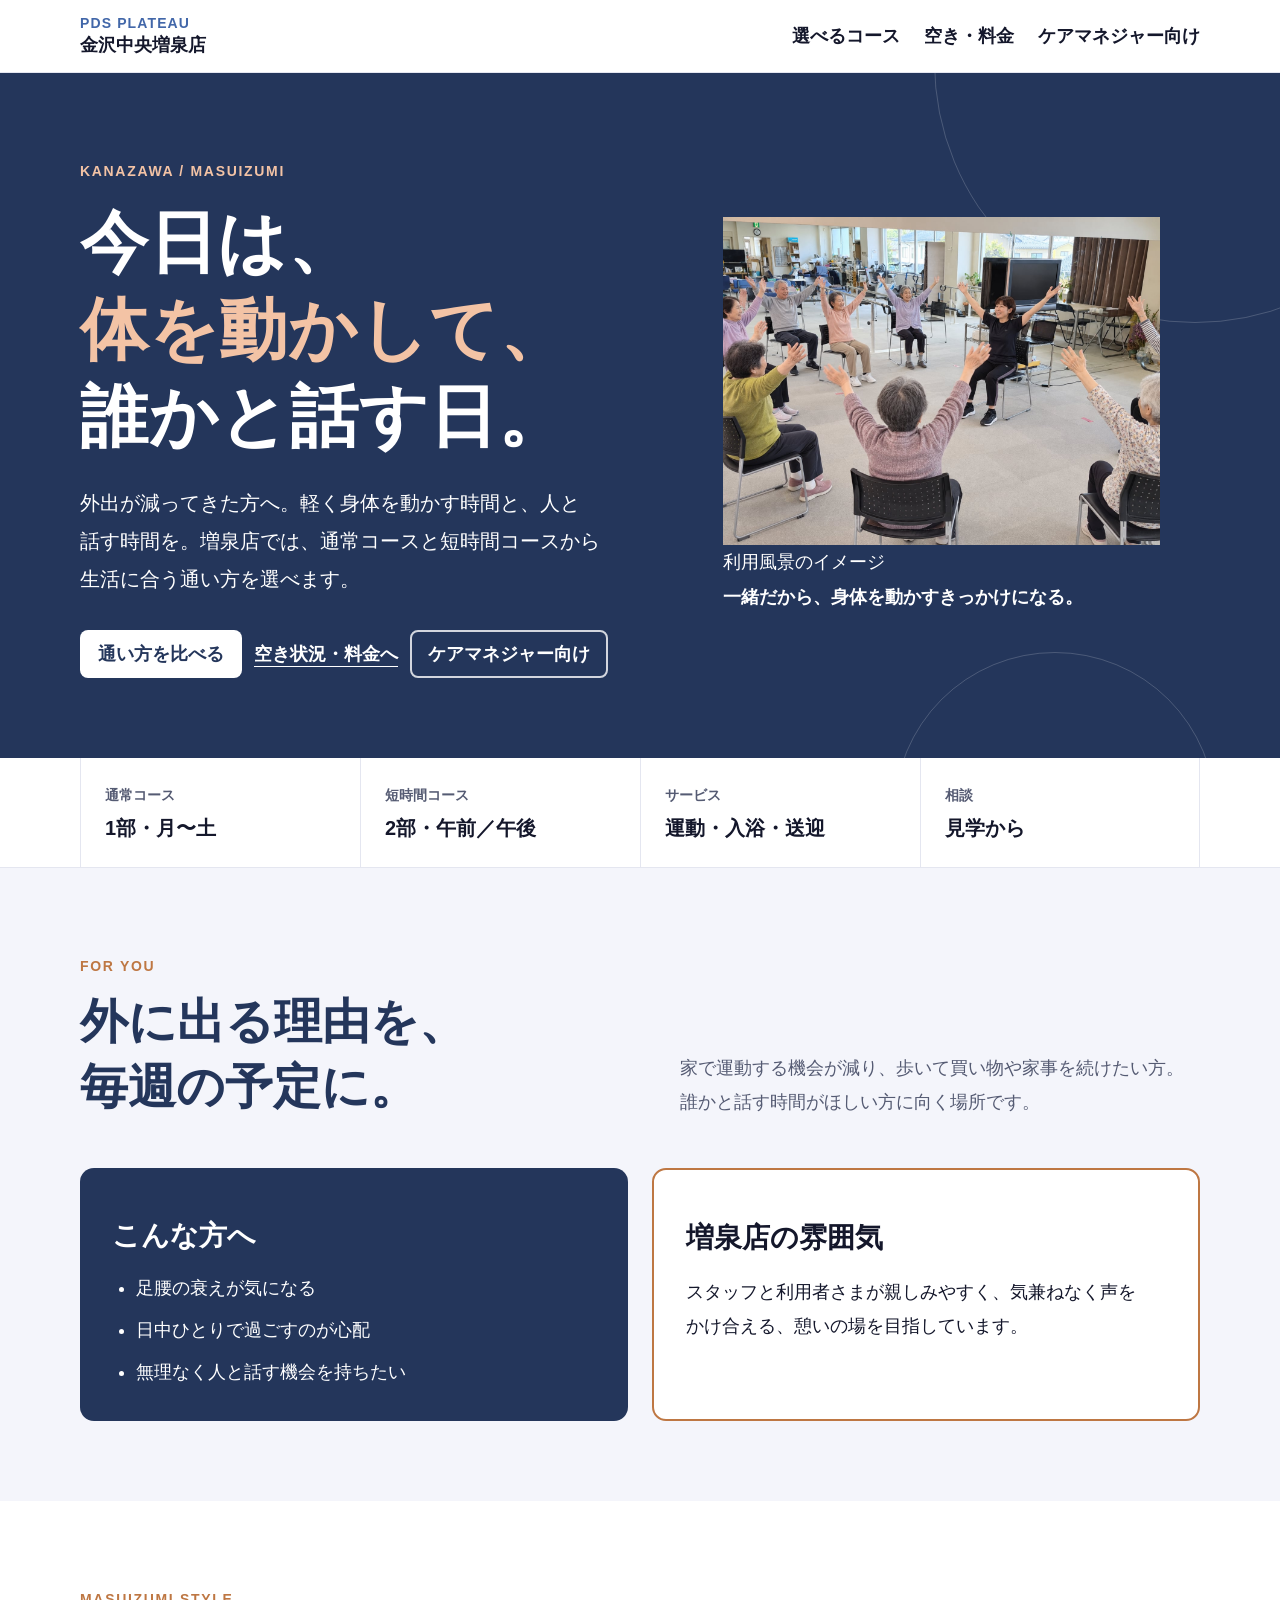
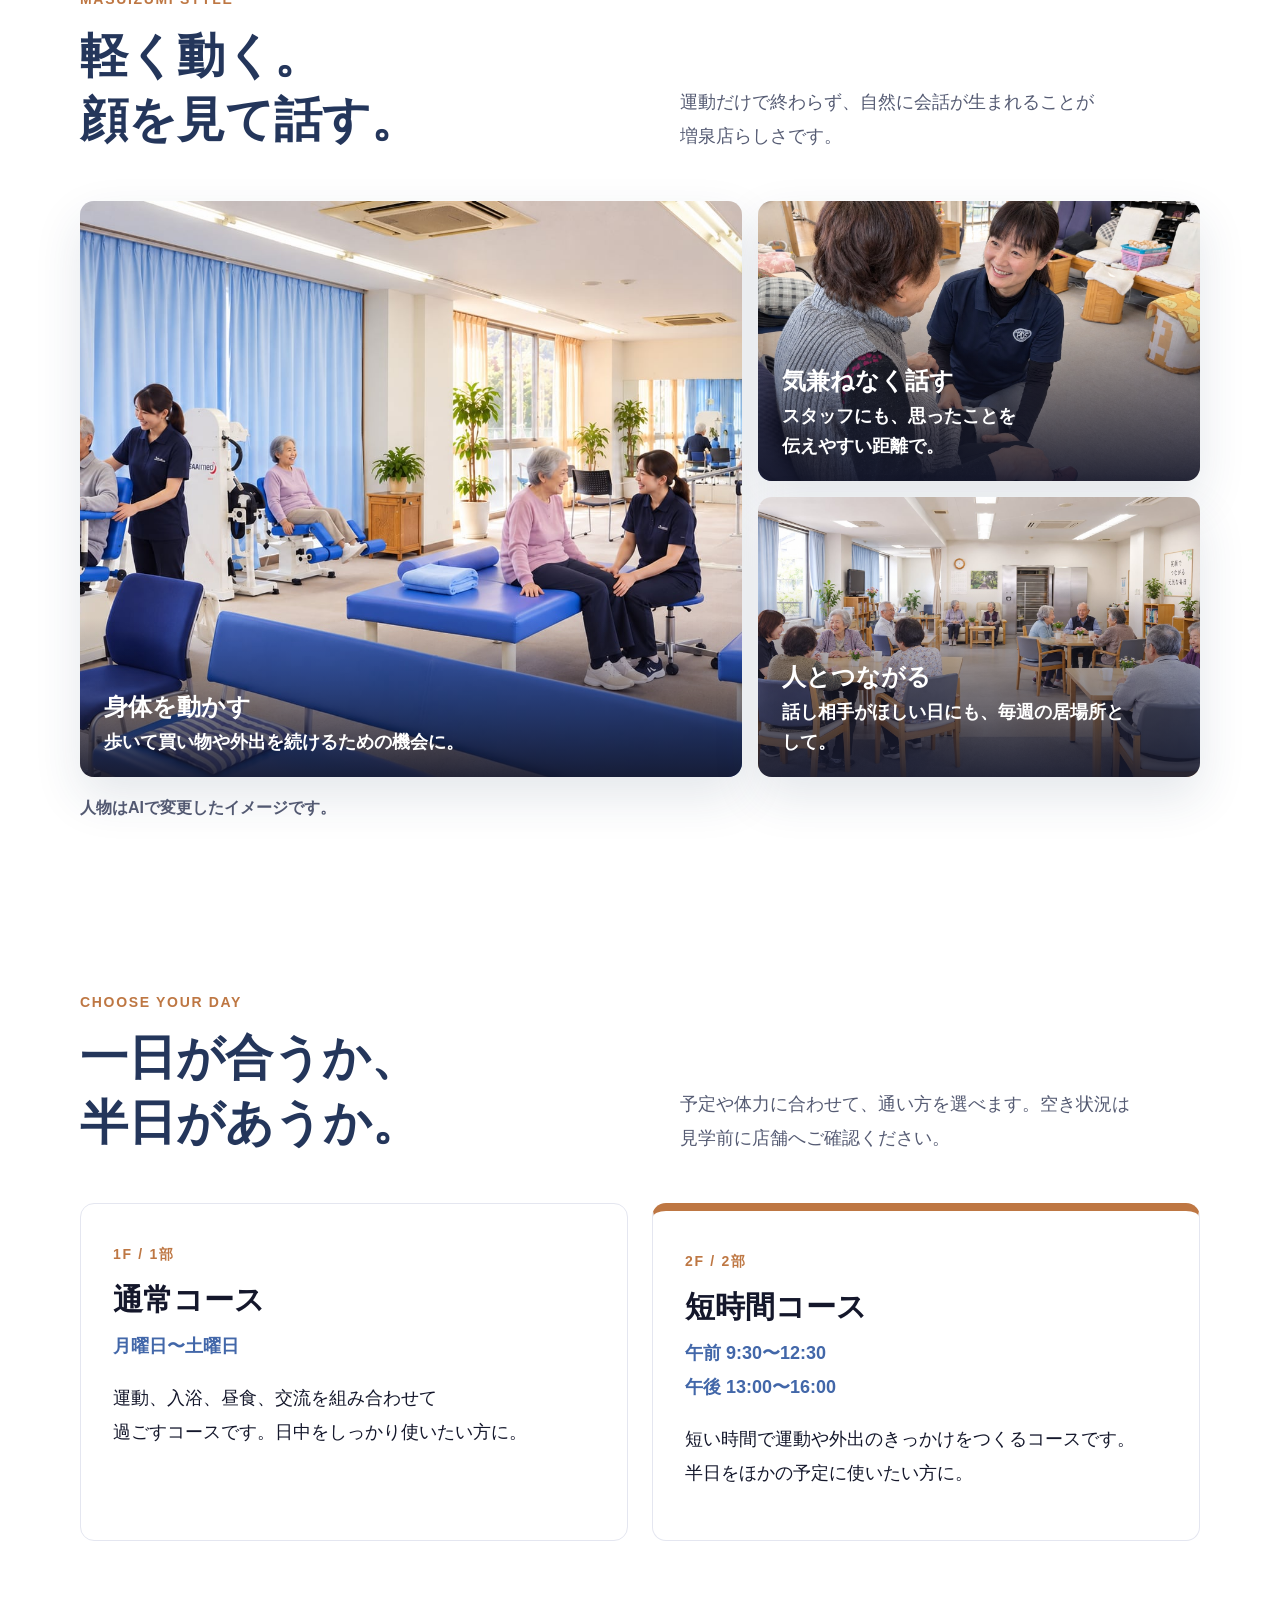
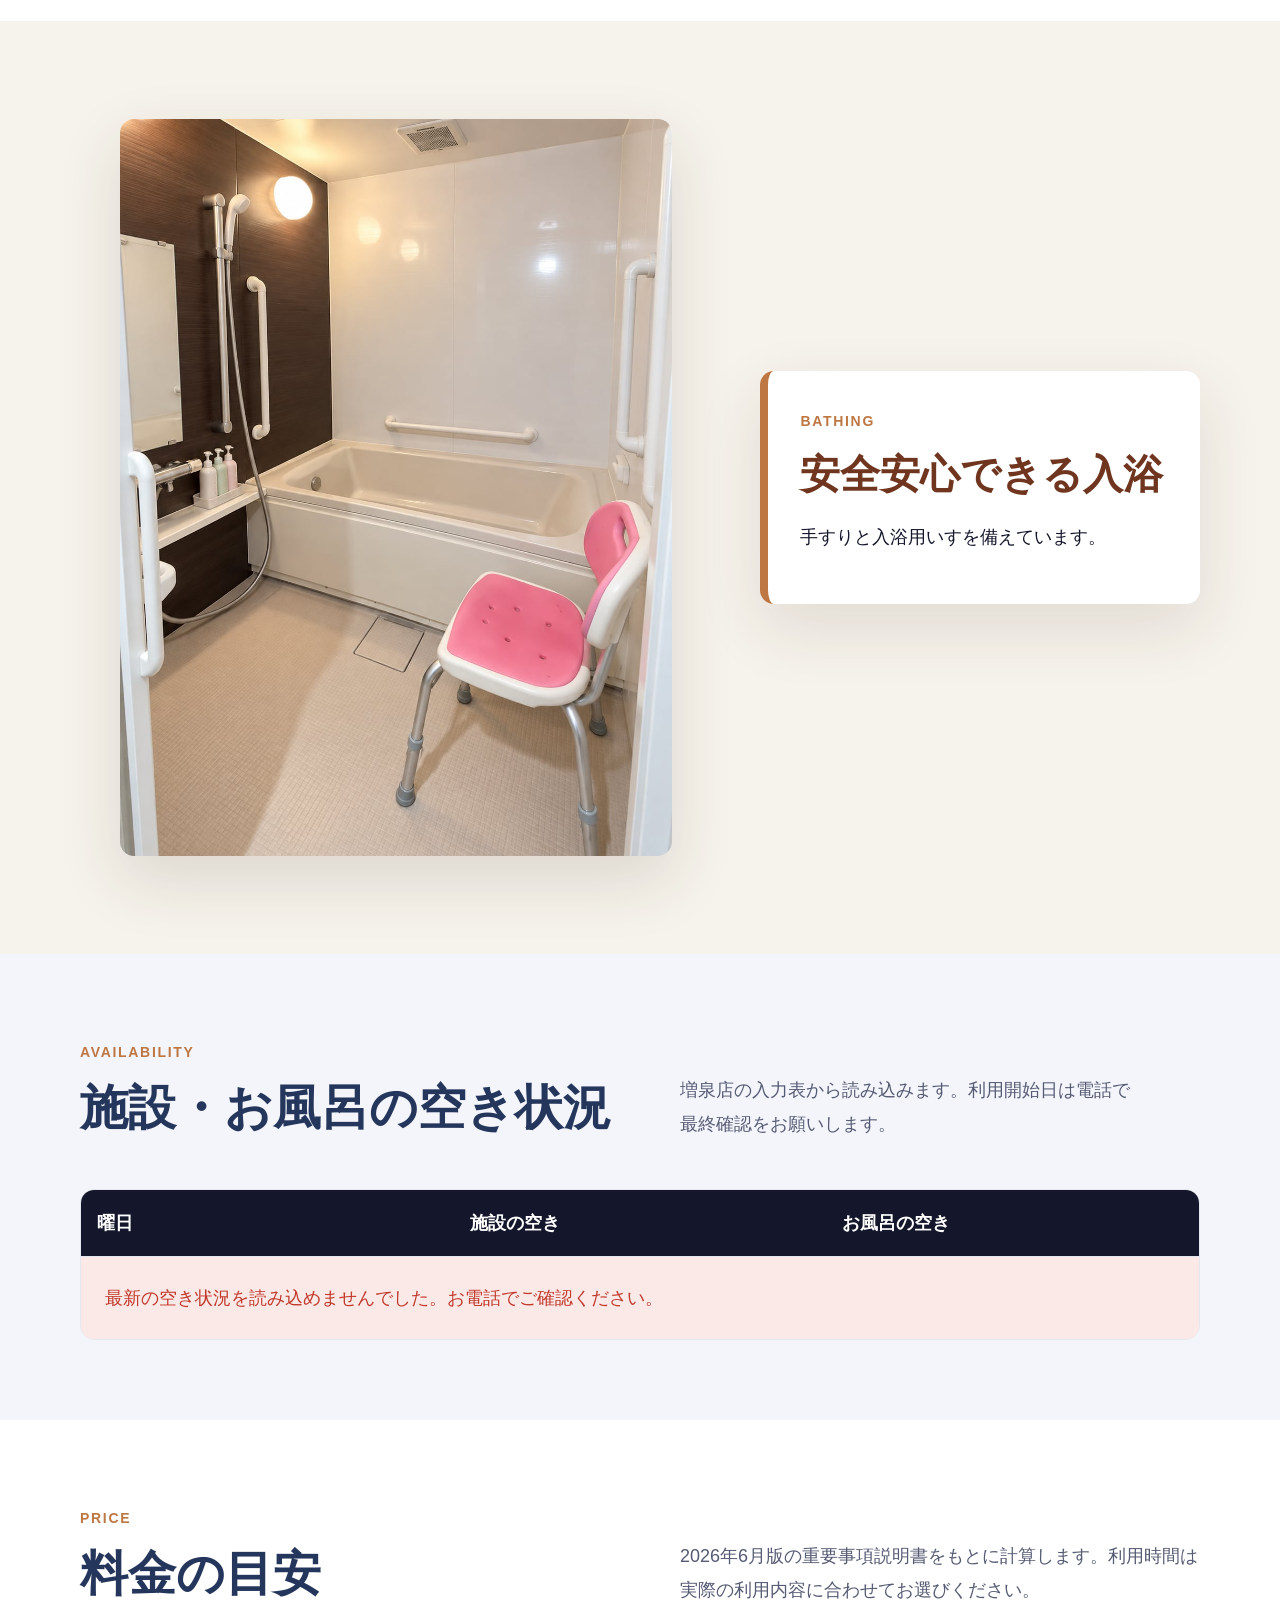
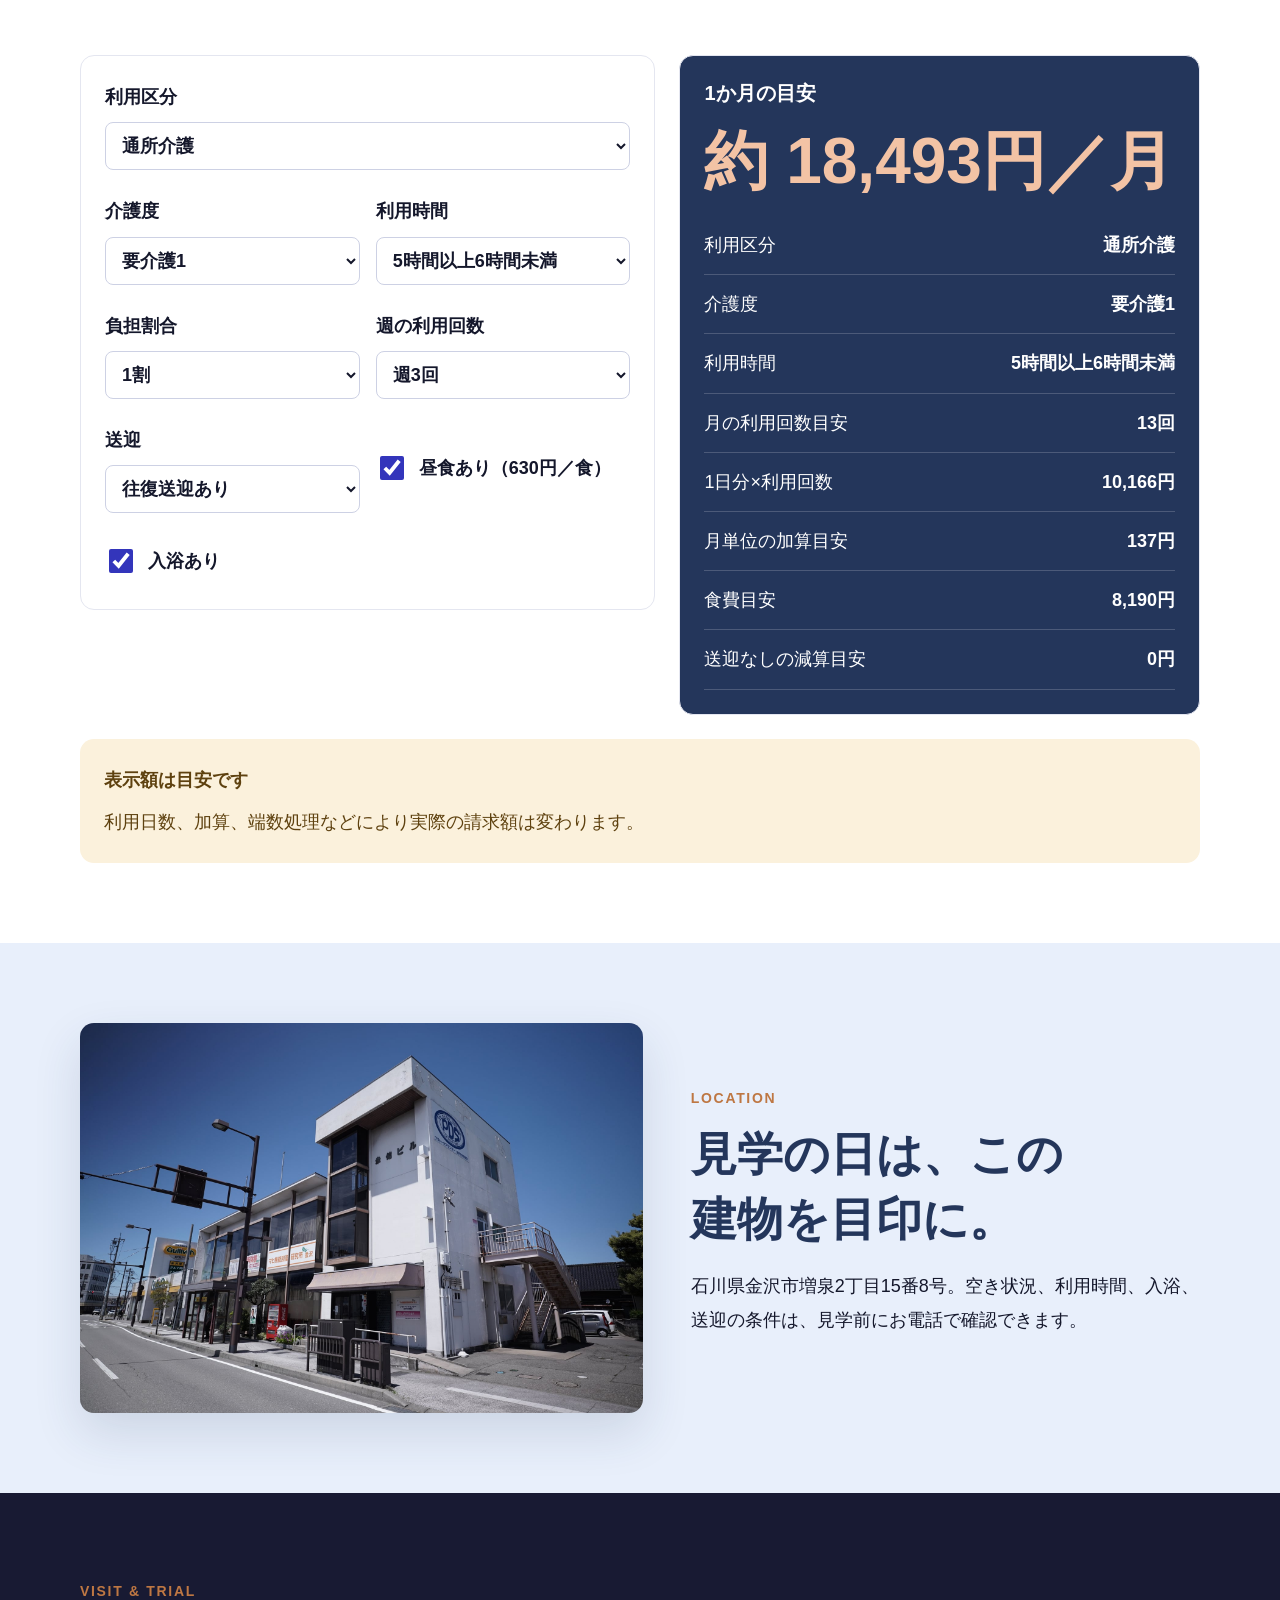
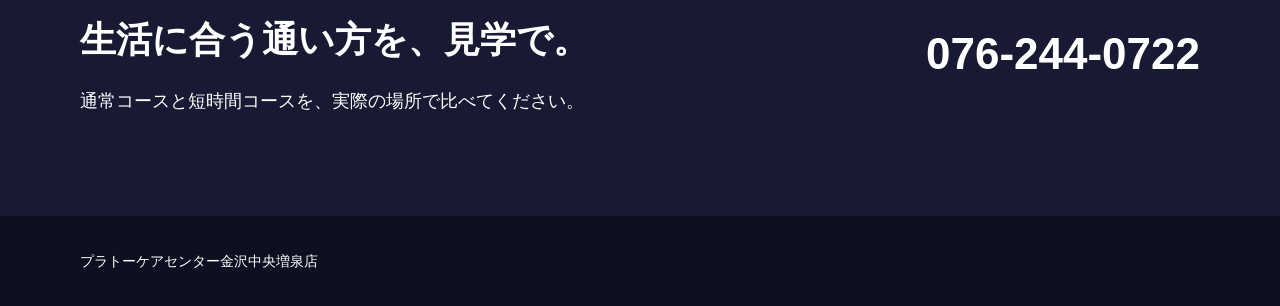
<file: index.html>
<!doctype html>
<html lang="ja">
<head>
<meta charset="utf-8">
<meta name="viewport" content="width=device-width,initial-scale=1">
<meta name="robots" content="index,follow">
<title>プラトーケアセンター金沢中央増泉店｜デイサービス</title>
<link rel="stylesheet" href="assets/masuizumi.css">
<link rel="stylesheet" href="mobile-review.css">
</head>
<body>
<a class="skip" href="#main">本文へ移動</a>
<nav class="site-nav">
<div class="inner nav-row">
<a class="brand" href="#top">
<small>PDS PLATEAU</small>金沢中央増泉店</a>
<div class="nav-links">
<a href="#courses">選べるコース</a>
<a href="#availability">空き・料金</a>
<a href="masuizumi-caremanager.html">ケアマネジャー向け</a>
</div>
</div>
</nav>
<main id="main">
<header id="top" class="hero">
<div class="inner hero-grid">
<div>
<span class="eyebrow">KANAZAWA / MASUIZUMI</span>
<h1>今日は、<br>
<span>体を動かして、</span>誰かと話す日。</h1>
<p class="hero-lead">外出が減ってきた方へ。軽く身体を動かす時間と、人と話す時間を。増泉店では、通常コースと短時間コースから生活に合う通い方を選べます。</p>
<div class="hero-actions">
<a class="btn btn-primary" href="#courses">通い方を比べる</a>
<a class="text-link" href="#availability">空き状況・料金へ</a>
<a class="btn hero-caremanager-link" href="masuizumi-caremanager.html">ケアマネジャー向け</a>
</div>
</div>
<figure class="hero-photo hero-photo--landscape">
<img src="assets/masuizumi/group-exercise.jpg" alt="椅子に座って一緒に体操する利用風景のイメージ">
<figcaption class="hero-photo-caption">
<span class="hero-photo-label">利用風景のイメージ</span><br>
<strong>一緒だから、身体を動かすきっかけになる。</strong>
</figcaption>
</figure>
</div>
</header>
<div class="fact-band">
<div class="inner fact-band-grid">
<div class="fact-item">
<span>通常コース</span>
<strong>1部・月〜土</strong>
</div>
<div class="fact-item">
<span>短時間コース</span>
<strong>2部・午前／午後</strong>
</div>
<div class="fact-item">
<span>サービス</span>
<strong>運動・入浴・送迎</strong>
</div>
<div class="fact-item">
<span>相談</span>
<strong>見学から</strong>
</div>
</div>
</div>
<section class="soft">
<div class="inner">
<div class="section-head">
<div>
<span class="eyebrow">FOR YOU</span>
<h2>外に出る理由を、<br>毎週の予定に。</h2>
</div>
<p>家で運動する機会が減り、歩いて買い物や家事を続けたい方。誰かと話す時間がほしい方に向く場所です。</p>
</div>
<div class="audience-grid">
<article class="audience-card">
<h3>こんな方へ</h3>
<ul>
<li>足腰の衰えが気になる</li>
<li>日中ひとりで過ごすのが心配</li>
<li>無理なく人と話す機会を持ちたい</li>
</ul>
</article>
<article class="audience-card audience-card-warm">
<h3>増泉店の雰囲気</h3>
<p>スタッフと利用者さまが親しみやすく、気兼ねなく声をかけ合える、憩いの場を目指しています。</p>
</article>
</div>
</div>
</section>
<section class="masuizumi-life">
<div class="inner">
<div class="section-head">
<div>
<span class="eyebrow">MASUIZUMI STYLE</span>
<h2>軽く動く。<br>顔を見て話す。</h2>
</div>
<p>運動だけで終わらず、自然に会話が生まれることが増泉店らしさです。</p>
</div>
<div class="life-mosaic">
<figure class="life-photo life-photo--wide">
<img src="assets/masuizumi/training-visual.jpg" alt="運動機器と会話の場がある運動室の利用イメージ">
<figcaption>
<strong>身体を動かす</strong>
<span>歩いて買い物や外出を続けるための機会に。</span>
</figcaption>
</figure>
<figure class="life-photo">
<img src="assets/masuizumi/staff-conversation.jpg" alt="スタッフと利用者が向き合って話す様子のイメージ">
<figcaption>
<strong>気兼ねなく話す</strong>
<span>スタッフにも、思ったことを伝えやすい距離で。</span>
</figcaption>
</figure>
<figure class="life-photo">
<img src="assets/masuizumi/social-visual.jpg" alt="利用者同士がテーブルを囲んで話す様子のイメージ">
<figcaption>
<strong>人とつながる</strong>
<span>話し相手がほしい日にも、毎週の居場所として。</span>
</figcaption>
</figure>
</div>
<p class="image-disclaimer">人物はAIで変更したイメージです。</p>
</div>
</section>
<section id="courses">
<div class="inner">
<div class="section-head">
<div>
<span class="eyebrow">CHOOSE YOUR DAY</span>
<h2>一日が合うか、<br>半日があうか。</h2>
</div>
<p>予定や体力に合わせて、通い方を選べます。空き状況は見学前に店舗へご確認ください。</p>
</div>
<div class="two-course">
<article class="course">
<span class="eyebrow">1F / 1部</span>
<h3>通常コース</h3>
<strong>月曜日〜土曜日</strong>
<p>運動、入浴、昼食、交流を組み合わせて過ごすコースです。日中をしっかり使いたい方に。</p>
</article>
<article class="course course--short">
<span class="eyebrow">2F / 2部</span>
<h3>短時間コース</h3>
<strong>午前 9:30〜12:30<br>午後 13:00〜16:00</strong>
<p>短い時間で運動や外出のきっかけをつくるコースです。半日をほかの予定に使いたい方に。</p>
</article>
</div>
</div>
</section>
<section class="steam">
<div class="inner bath-layout">
<figure>
<div class="bath-visual bath-visual--portrait">
<img src="assets/masuizumi/bath-updated.jpg" alt="浴槽、手すり、入浴用いすを備えた増泉店の浴室">
</div>
</figure>
<div class="bath-copy">
<span class="eyebrow">BATHING</span>
<h2>安全安心できる入浴</h2>
<p>手すりと入浴用いすを備えています。</p>
</div>
</div>
</section>
<section id="availability" class="soft">
<div class="inner">
<div class="section-head">
<div>
<span class="eyebrow">AVAILABILITY</span>
<h2>施設・お風呂の空き状況</h2>
</div>
<p>増泉店の入力表から読み込みます。利用開始日は電話で最終確認をお願いします。</p>
</div>
<div class="availability-wrap">
<table class="availability-table">
<thead>
<tr>
<th>曜日</th>
<th>施設の空き</th>
<th>お風呂の空き</th>
</tr>
</thead>
<tbody id="availabilityBody">
</tbody>
</table>
<p id="availabilityMessage" class="availability-message">最新情報を読み込んでいます。</p>
</div>
</div>
</section>
<section id="price">
<div class="inner">
<div class="section-head">
<div>
<span class="eyebrow">PRICE</span>
<h2>料金の目安</h2>
</div>
<p>2026年6月版の重要事項説明書をもとに計算します。利用時間は実際の利用内容に合わせてお選びください。</p>
</div>
<div class="simulator">
<div class="sim-panel">
<div class="form-grid">
<label class="field field-wide">利用区分<select id="serviceType">
<option value="daycare">通所介護</option>
<option value="preventive1">介護予防型（週1回）</option>
<option value="preventive2">介護予防型（週2回）</option>
<option value="relaxed1">基準緩和型（週1回）</option>
<option value="relaxed2">基準緩和型（週2回）</option>
</select>
</label>
<label class="field" id="careLevelField">介護度<select id="careLevel">
<option value="0">要介護1</option>
<option value="1">要介護2</option>
<option value="2">要介護3</option>
<option value="3">要介護4</option>
<option value="4">要介護5</option>
</select>
</label>
<label class="field" id="timeSlotField">利用時間<select id="timeSlot">
<option value="short">3時間以上4時間未満</option>
<option value="middle">4時間以上5時間未満</option>
<option value="long" selected>5時間以上6時間未満</option>
<option value="standard">6時間以上7時間未満</option>
</select>
</label>
<label class="field">負担割合<select id="burden">
<option value="1">1割</option>
<option value="2">2割</option>
<option value="3">3割</option>
</select>
</label>
<label class="field" id="weeklyField">週の利用回数<select id="weekly">
<option value="1">週1回</option>
<option value="2">週2回</option>
<option value="3" selected>週3回</option>
<option value="4">週4回</option>
<option value="5">週5回</option>
<option value="6">週6回</option>
</select>
</label>
<label class="field">送迎<select id="transport">
<option value="0">往復送迎あり</option>
<option value="1">片道送迎なし</option>
<option value="2">往復送迎なし</option>
</select>
</label>
<label class="check-field">
<input id="lunch" type="checkbox" checked> 昼食あり（630円／食）</label>
<label class="check-field" id="bathField">
<input id="bath" type="checkbox" checked> 入浴あり</label>
</div>
</div>
<aside class="result-panel">
<h3>1か月の目安</h3>
<div id="totalPrice" class="total">—</div>
<ul id="breakdown" class="breakdown">
</ul>
</aside>
</div>
<div class="notice">
<strong>表示額は目安です</strong>利用日数、加算、端数処理などにより実際の請求額は変わります。</div>
</div>
</section>
<section class="visit-section">
<div class="inner visit-layout">
<figure class="visit-photo">
<img src="assets/masuizumi/exterior-updated.jpg" alt="増泉店が入る建物の外観">
</figure>
<div>
<span class="eyebrow">LOCATION</span>
<h2>見学の日は、この建物を目印に。</h2>
<p>石川県金沢市増泉2丁目15番8号。空き状況、利用時間、入浴、送迎の条件は、見学前にお電話で確認できます。</p>
</div>
</div>
</section>
<section class="contact-band">
<div class="inner contact-row">
<div>
<span class="eyebrow">VISIT &amp; TRIAL</span>
<h2>生活に合う通い方を、見学で。</h2>
<p>通常コースと短時間コースを、実際の場所で比べてください。</p>
</div>
<a class="phone" href="tel:0762440722">076-244-0722</a>
</div>
</section>
</main>
<footer>
<div class="inner">プラトーケアセンター金沢中央増泉店</div>
</footer>
<script src="assets/masuizumi-tools.js?v=20260914-1">
</script>
<script src="assets/masuizumi-config.js">
</script>
<script>PDSMasuizumiTools.init(PDSMasuizumiConfig);</script>
<script src="mobile-review.js"></script>
</body>
</html>
</file>
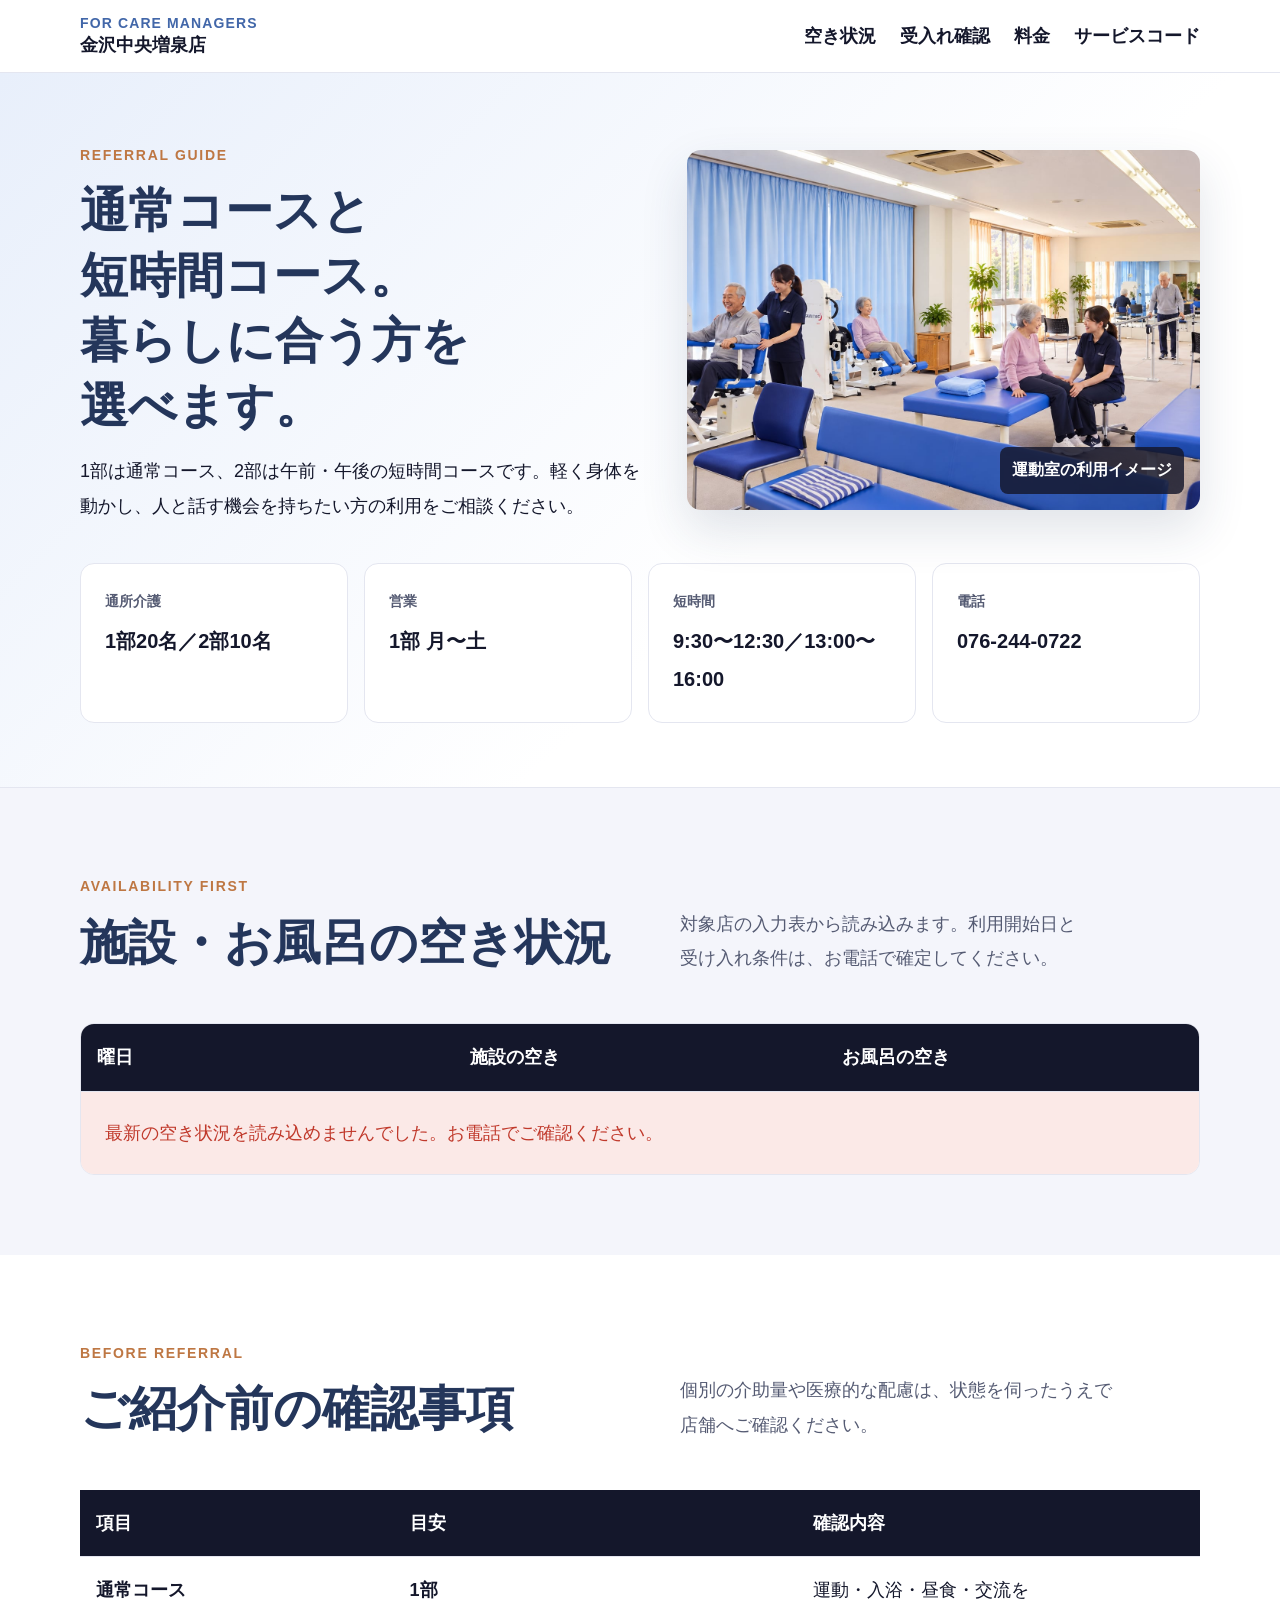
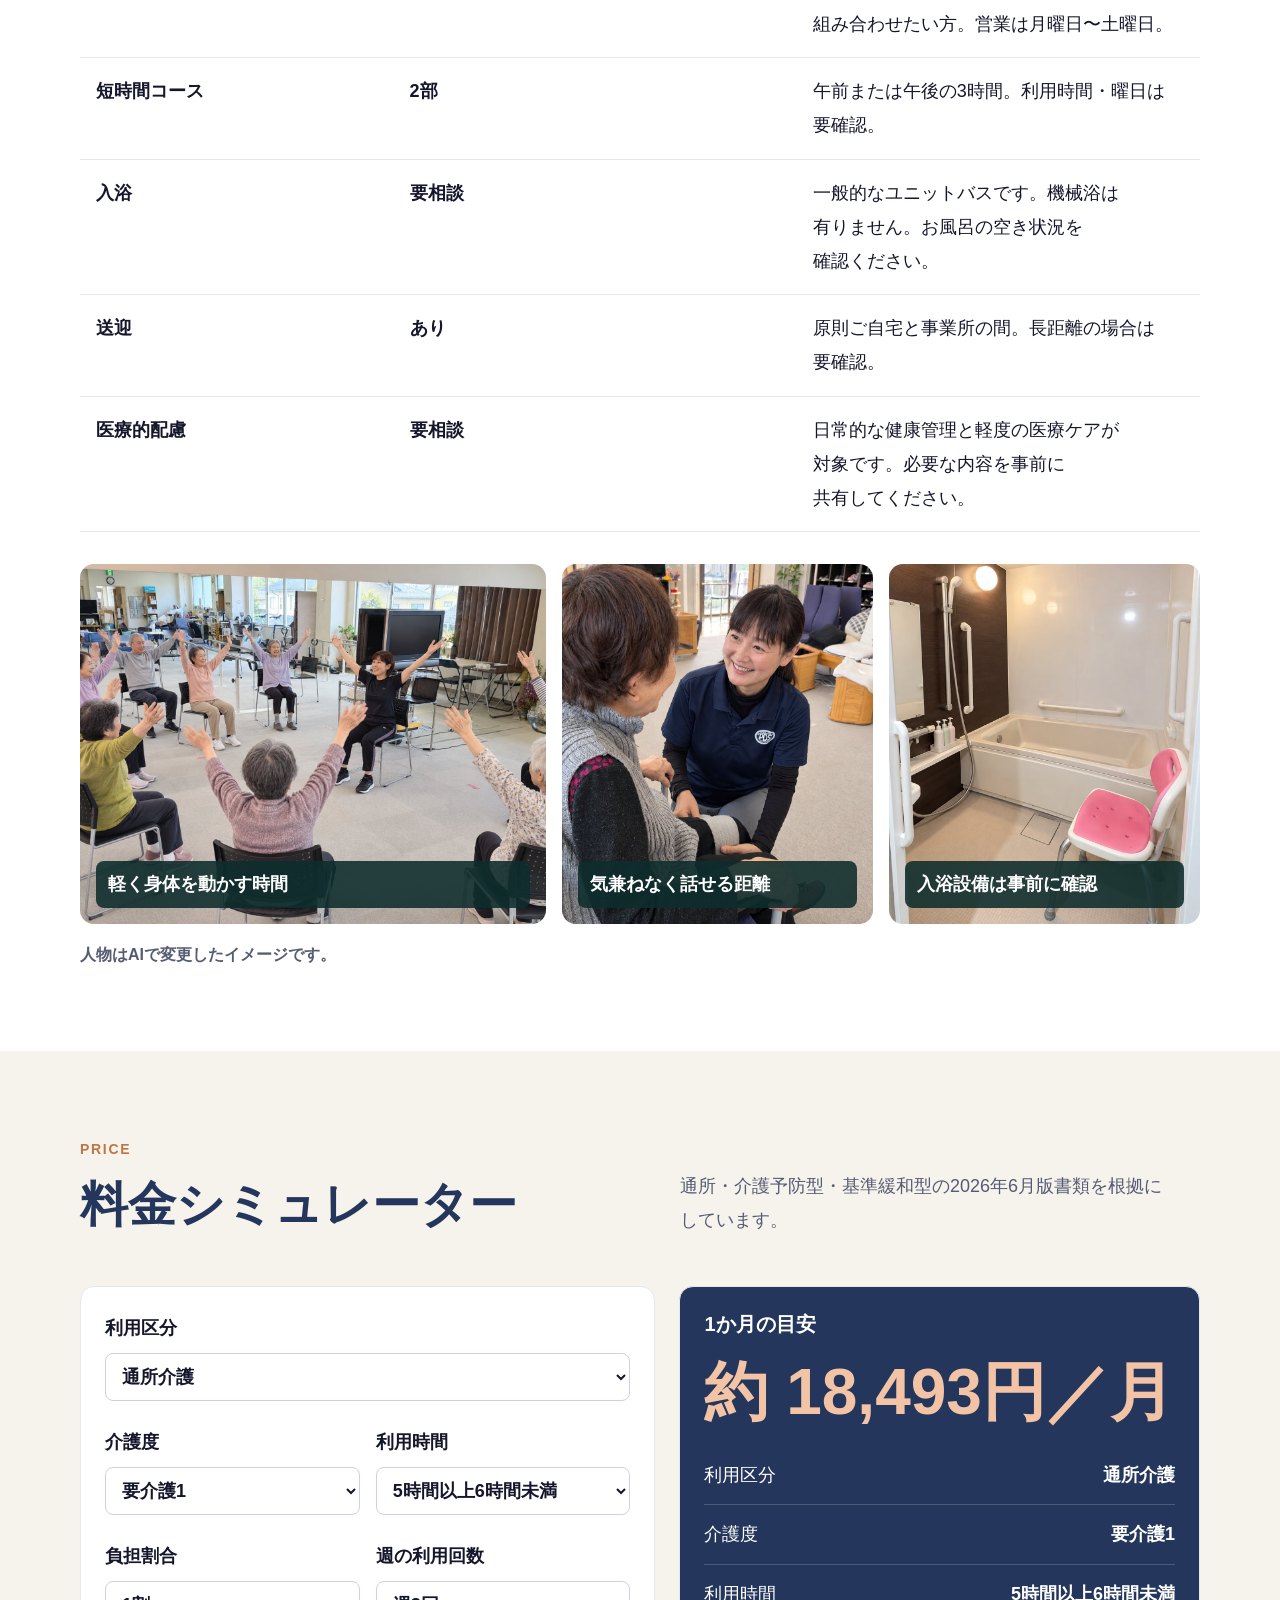
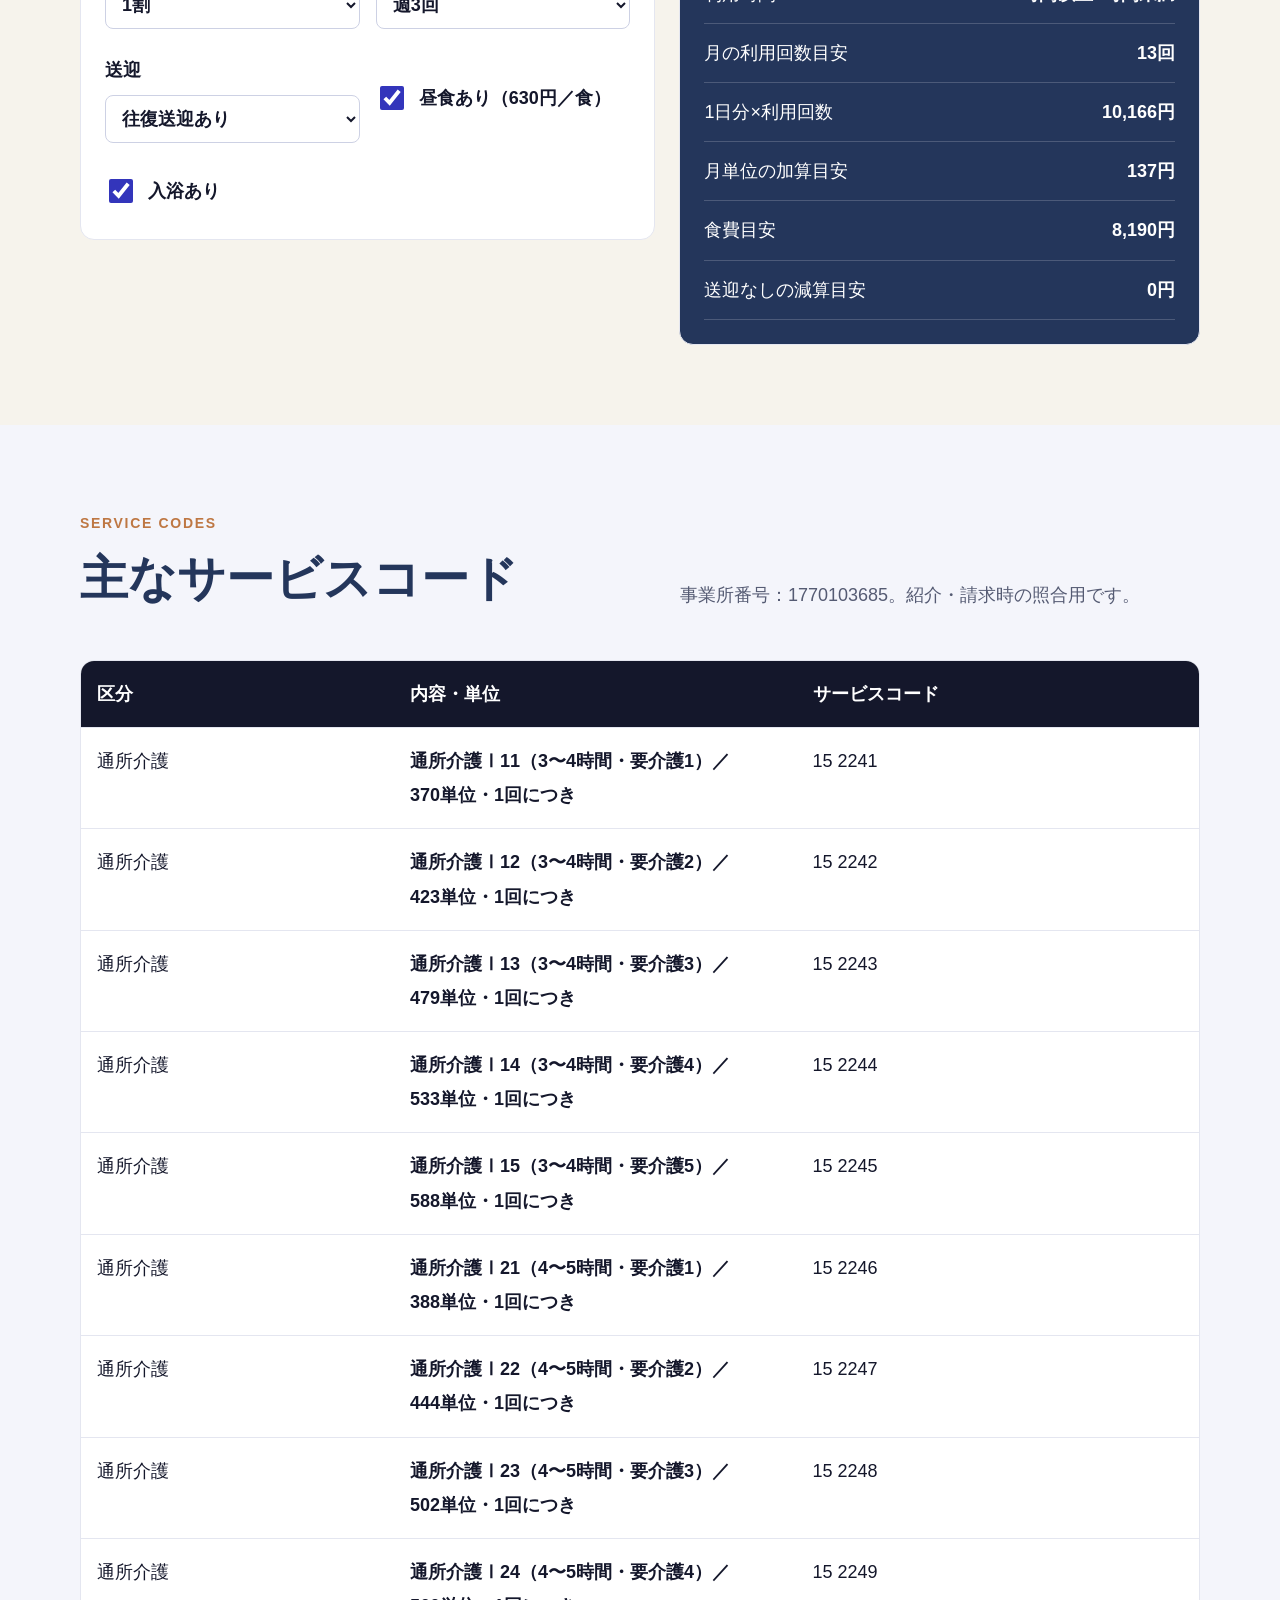
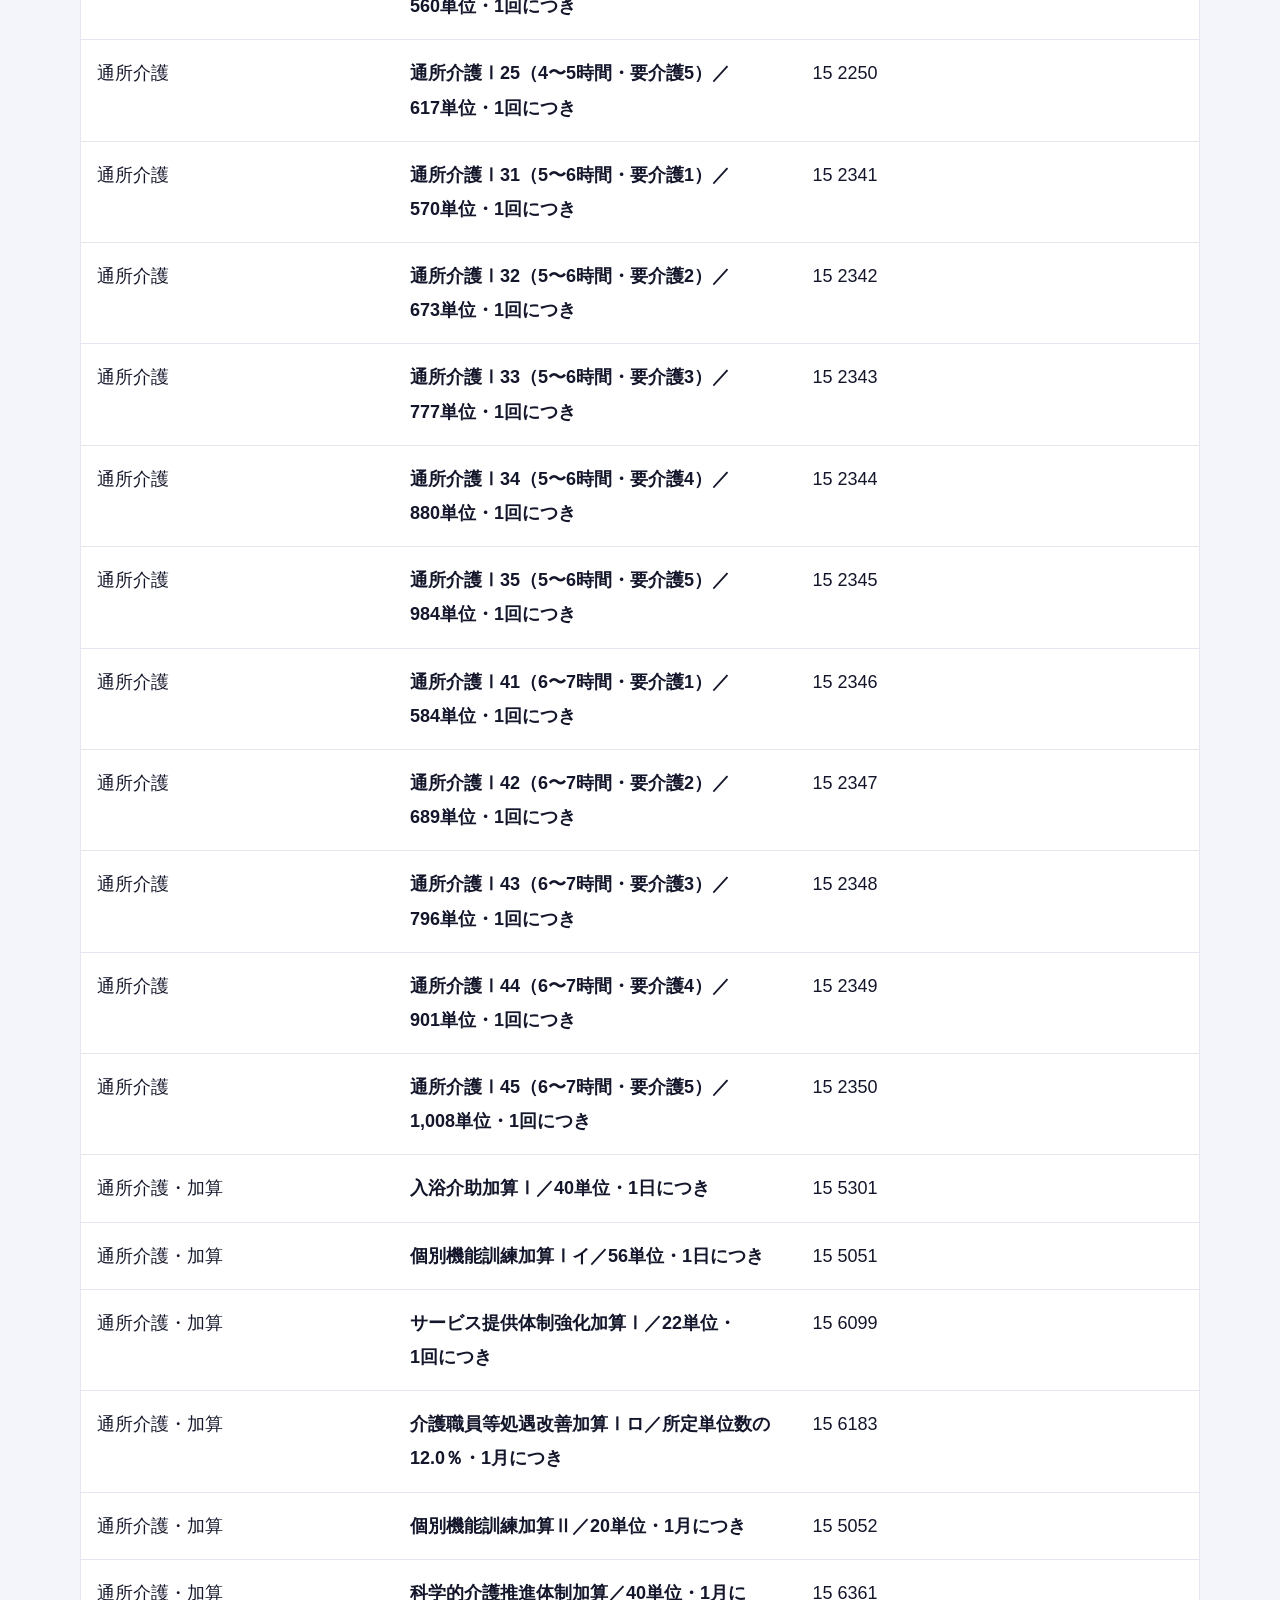
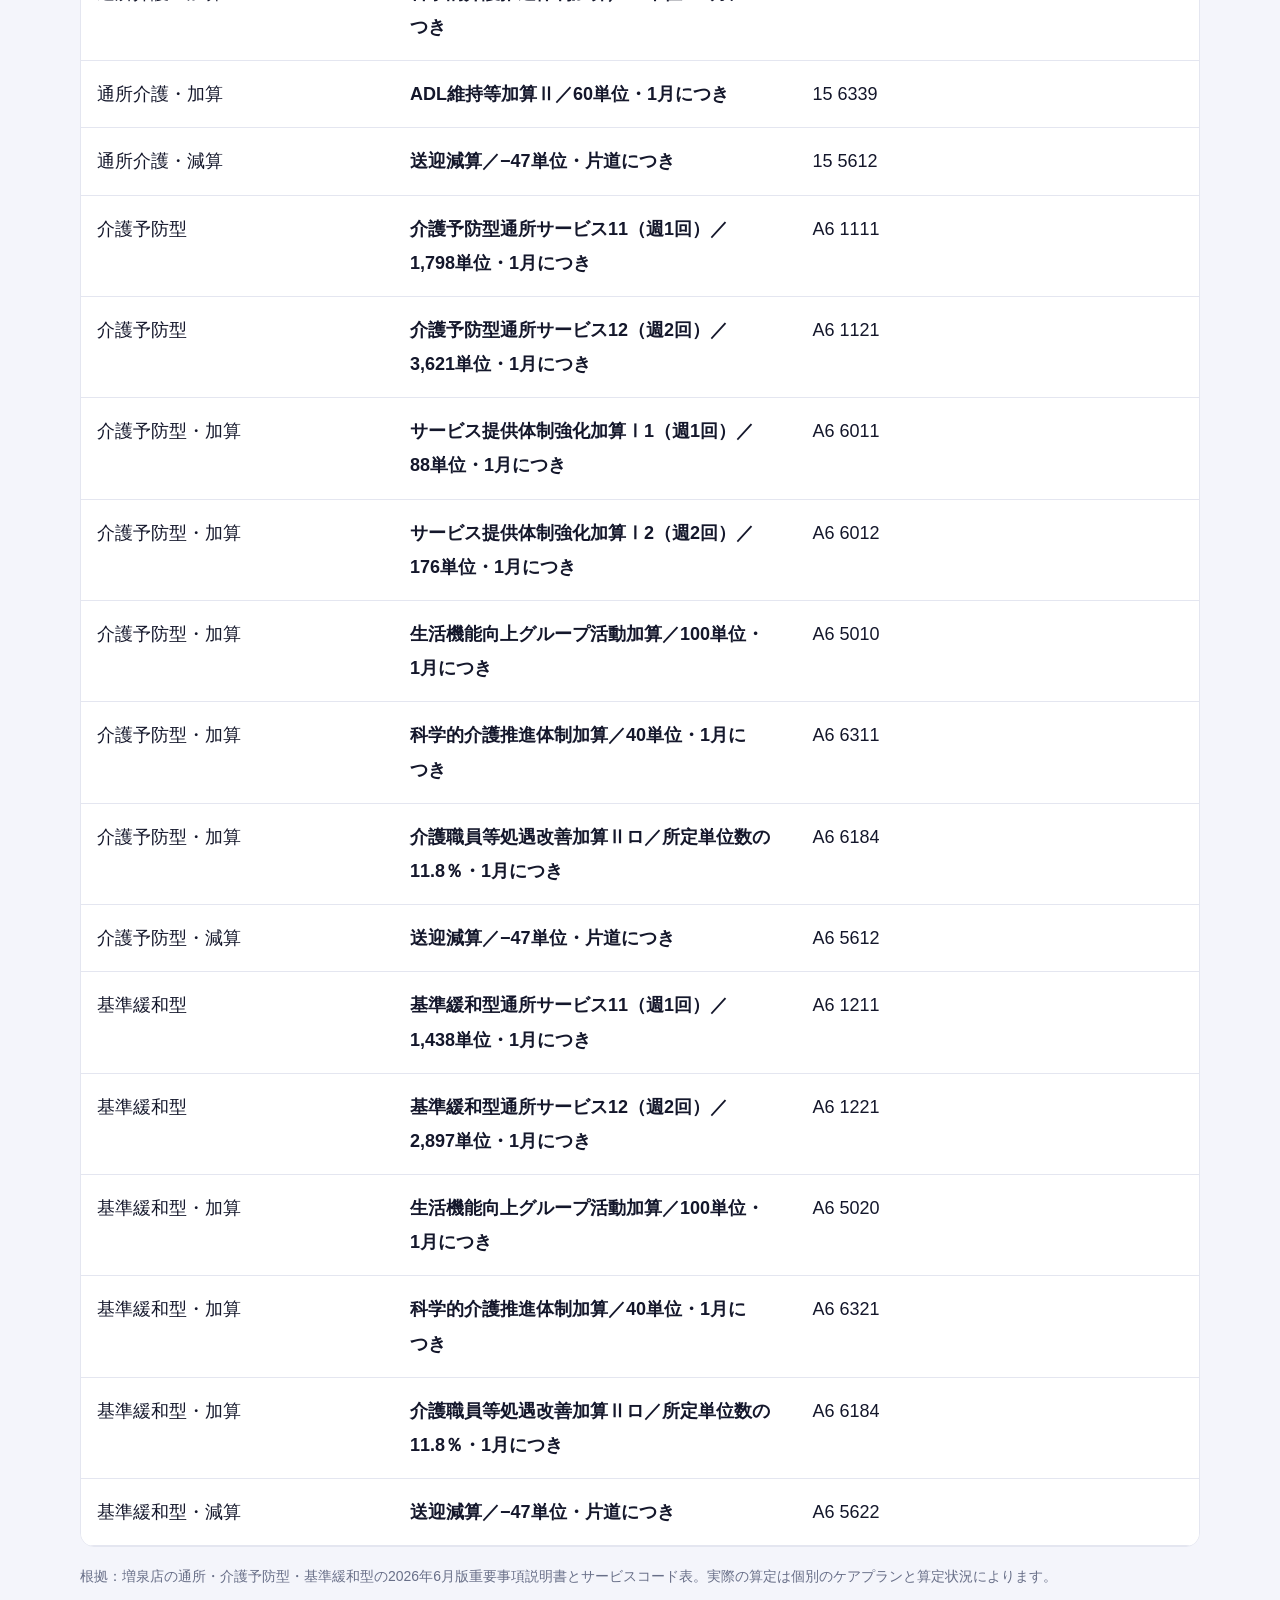
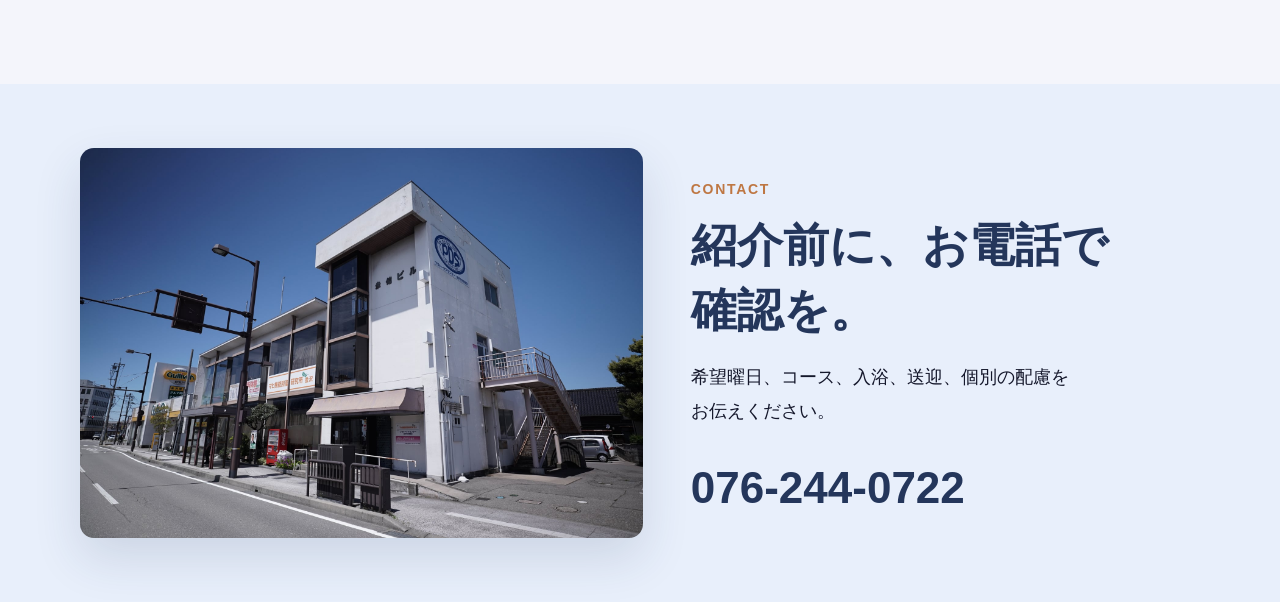
<file: masuizumi-caremanager.html>
<!doctype html>
<html lang="ja">
<head>
<meta charset="utf-8">
<meta name="viewport" content="width=device-width,initial-scale=1">
<meta name="robots" content="index,follow">
<title>金沢中央増泉店｜ケアマネジャー向け</title>
<link rel="stylesheet" href="assets/masuizumi.css">
<link rel="stylesheet" href="mobile-review.css">
</head>
<body class="pds-call-page">
<nav class="site-nav">
<div class="inner nav-row">
<a class="brand" href="index.html">
<small>FOR CARE MANAGERS</small>金沢中央増泉店</a>
<div class="nav-links">
<a href="#availability">空き状況</a>
<a href="#acceptance">受入れ確認</a>
<a href="#price">料金</a>
<a href="#codes">サービスコード</a>
</div>
</div>
</nav>
<main>
<header class="practical-hero">
<div class="inner practical-hero-grid">
<div>
<span class="eyebrow">REFERRAL GUIDE</span>
<h1>通常コースと短時間コース。<br>暮らしに合う方を選べます。</h1>
<p>1部は通常コース、2部は午前・午後の短時間コースです。軽く身体を動かし、人と話す機会を持ちたい方の利用をご相談ください。</p>
</div>
<figure class="practical-hero-photo">
<img src="assets/masuizumi/training-visual.jpg" alt="運動機器と交流スペースがある運動室の利用イメージ">
<figcaption>運動室の利用イメージ</figcaption>
</figure>
<div class="quick-facts">
<div class="quick-fact">
<span>通所介護</span>
<strong>1部20名／2部10名</strong>
</div>
<div class="quick-fact">
<span>営業</span>
<strong>1部 月〜土</strong>
</div>
<div class="quick-fact">
<span>短時間</span>
<strong>9:30〜12:30／13:00〜16:00</strong>
</div>
<div class="quick-fact">
<span>電話</span>
<strong>076-244-0722</strong>
</div>
</div>
</div>
</header>
<section id="availability" class="soft">
<div class="inner">
<div class="section-head">
<div>
<span class="eyebrow">AVAILABILITY FIRST</span>
<h2>施設・お風呂の空き状況</h2>
</div>
<p>対象店の入力表から読み込みます。利用開始日と受け入れ条件は、お電話で確定してください。</p>
</div>
<div class="availability-wrap">
<table class="availability-table">
<thead>
<tr>
<th>曜日</th>
<th>施設の空き</th>
<th>お風呂の空き</th>
</tr>
</thead>
<tbody id="availabilityBody">
</tbody>
</table>
<p id="availabilityMessage" class="availability-message">最新情報を読み込んでいます。</p>
</div>
</div>
</section>
<section id="acceptance">
<div class="inner">
<div class="section-head">
<div>
<span class="eyebrow">BEFORE REFERRAL</span>
<h2>ご紹介前の確認事項</h2>
</div>
<p>個別の介助量や医療的な配慮は、状態を伺ったうえで店舗へご確認ください。</p>
</div>
<table class="acceptance-table">
<thead>
<tr>
<th>項目</th>
<th>目安</th>
<th>確認内容</th>
</tr>
</thead>
<tbody>
<tr>
<th>通常コース</th>
<td>1部</td>
<td>運動・入浴・昼食・交流を組み合わせたい方。営業は月曜日〜土曜日。</td>
</tr>
<tr>
<th>短時間コース</th>
<td>2部</td>
<td>午前または午後の3時間。利用時間・曜日は要確認。</td>
</tr>
<tr>
<th>入浴</th>
<td>要相談</td>
<td>一般的なユニットバスです。機械浴は有りません。お風呂の空き状況を確認ください。</td>
</tr>
<tr>
<th>送迎</th>
<td>あり</td>
<td>原則ご自宅と事業所の間。長距離の場合は要確認。</td>
</tr>
<tr>
<th>医療的配慮</th>
<td>要相談</td>
<td>日常的な健康管理と軽度の医療ケアが対象です。必要な内容を事前に共有してください。</td>
</tr>
</tbody>
</table>
<div class="facility-photo-grid facility-photo-grid--masuizumi">
<figure class="facility-photo facility-photo--wide">
<img src="assets/masuizumi/group-exercise.jpg" alt="椅子に座って一緒に体操する利用風景のイメージ">
<figcaption>軽く身体を動かす時間</figcaption>
</figure>
<figure class="facility-photo">
<img src="assets/masuizumi/staff-conversation.jpg" alt="スタッフと利用者が話す様子のイメージ">
<figcaption>気兼ねなく話せる距離</figcaption>
</figure>
<figure class="facility-photo">
<img src="assets/masuizumi/bath-updated.jpg" alt="手すりと入浴用いすを備えた浴室">
<figcaption>入浴設備は事前に確認</figcaption>
</figure>
</div>
<p class="image-disclaimer">人物はAIで変更したイメージです。</p>
</div>
</section>
<section id="price" class="steam">
<div class="inner">
<div class="section-head">
<div>
<span class="eyebrow">PRICE</span>
<h2>料金シミュレーター</h2>
</div>
<p>通所・介護予防型・基準緩和型の2026年6月版書類を根拠にしています。</p>
</div>
<div class="simulator">
<div class="sim-panel">
<div class="form-grid">
<label class="field field-wide">利用区分<select id="serviceType">
<option value="daycare">通所介護</option>
<option value="preventive1">介護予防型（週1回）</option>
<option value="preventive2">介護予防型（週2回）</option>
<option value="relaxed1">基準緩和型（週1回）</option>
<option value="relaxed2">基準緩和型（週2回）</option>
</select>
</label>
<label class="field" id="careLevelField">介護度<select id="careLevel">
<option value="0">要介護1</option>
<option value="1">要介護2</option>
<option value="2">要介護3</option>
<option value="3">要介護4</option>
<option value="4">要介護5</option>
</select>
</label>
<label class="field" id="timeSlotField">利用時間<select id="timeSlot">
<option value="short">3時間以上4時間未満</option>
<option value="middle">4時間以上5時間未満</option>
<option value="long" selected>5時間以上6時間未満</option>
<option value="standard">6時間以上7時間未満</option>
</select>
</label>
<label class="field">負担割合<select id="burden">
<option value="1">1割</option>
<option value="2">2割</option>
<option value="3">3割</option>
</select>
</label>
<label class="field" id="weeklyField">週の利用回数<select id="weekly">
<option value="1">週1回</option>
<option value="2">週2回</option>
<option value="3" selected>週3回</option>
<option value="4">週4回</option>
<option value="5">週5回</option>
<option value="6">週6回</option>
</select>
</label>
<label class="field">送迎<select id="transport">
<option value="0">往復送迎あり</option>
<option value="1">片道送迎なし</option>
<option value="2">往復送迎なし</option>
</select>
</label>
<label class="check-field">
<input id="lunch" type="checkbox" checked> 昼食あり（630円／食）</label>
<label class="check-field" id="bathField">
<input id="bath" type="checkbox" checked> 入浴あり</label>
</div>
</div>
<aside class="result-panel">
<h3>1か月の目安</h3>
<div id="totalPrice" class="total">—</div>
<ul id="breakdown" class="breakdown">
</ul>
</aside>
</div>
</div>
</section>
<section id="codes" class="soft">
<div class="inner">
<div class="section-head">
<div><span class="eyebrow">SERVICE CODES</span><h2>主なサービスコード</h2></div>
<p>事業所番号：1770103685。紹介・請求時の照合用です。</p>
</div>
<div class="availability-wrap">
<table class="acceptance-table">
<thead><tr><th>区分</th><th>内容・単位</th><th>サービスコード</th></tr></thead>
<tbody>
<tr><td>通所介護</td><td>通所介護Ⅰ11（3〜4時間・要介護1）／370単位・1回につき</td><td>15 2241</td></tr>
<tr><td>通所介護</td><td>通所介護Ⅰ12（3〜4時間・要介護2）／423単位・1回につき</td><td>15 2242</td></tr>
<tr><td>通所介護</td><td>通所介護Ⅰ13（3〜4時間・要介護3）／479単位・1回につき</td><td>15 2243</td></tr>
<tr><td>通所介護</td><td>通所介護Ⅰ14（3〜4時間・要介護4）／533単位・1回につき</td><td>15 2244</td></tr>
<tr><td>通所介護</td><td>通所介護Ⅰ15（3〜4時間・要介護5）／588単位・1回につき</td><td>15 2245</td></tr>
<tr><td>通所介護</td><td>通所介護Ⅰ21（4〜5時間・要介護1）／388単位・1回につき</td><td>15 2246</td></tr>
<tr><td>通所介護</td><td>通所介護Ⅰ22（4〜5時間・要介護2）／444単位・1回につき</td><td>15 2247</td></tr>
<tr><td>通所介護</td><td>通所介護Ⅰ23（4〜5時間・要介護3）／502単位・1回につき</td><td>15 2248</td></tr>
<tr><td>通所介護</td><td>通所介護Ⅰ24（4〜5時間・要介護4）／560単位・1回につき</td><td>15 2249</td></tr>
<tr><td>通所介護</td><td>通所介護Ⅰ25（4〜5時間・要介護5）／617単位・1回につき</td><td>15 2250</td></tr>
<tr><td>通所介護</td><td>通所介護Ⅰ31（5〜6時間・要介護1）／570単位・1回につき</td><td>15 2341</td></tr>
<tr><td>通所介護</td><td>通所介護Ⅰ32（5〜6時間・要介護2）／673単位・1回につき</td><td>15 2342</td></tr>
<tr><td>通所介護</td><td>通所介護Ⅰ33（5〜6時間・要介護3）／777単位・1回につき</td><td>15 2343</td></tr>
<tr><td>通所介護</td><td>通所介護Ⅰ34（5〜6時間・要介護4）／880単位・1回につき</td><td>15 2344</td></tr>
<tr><td>通所介護</td><td>通所介護Ⅰ35（5〜6時間・要介護5）／984単位・1回につき</td><td>15 2345</td></tr>
<tr><td>通所介護</td><td>通所介護Ⅰ41（6〜7時間・要介護1）／584単位・1回につき</td><td>15 2346</td></tr>
<tr><td>通所介護</td><td>通所介護Ⅰ42（6〜7時間・要介護2）／689単位・1回につき</td><td>15 2347</td></tr>
<tr><td>通所介護</td><td>通所介護Ⅰ43（6〜7時間・要介護3）／796単位・1回につき</td><td>15 2348</td></tr>
<tr><td>通所介護</td><td>通所介護Ⅰ44（6〜7時間・要介護4）／901単位・1回につき</td><td>15 2349</td></tr>
<tr><td>通所介護</td><td>通所介護Ⅰ45（6〜7時間・要介護5）／1,008単位・1回につき</td><td>15 2350</td></tr>
<tr><td>通所介護・加算</td><td>入浴介助加算Ⅰ／40単位・1日につき</td><td>15 5301</td></tr>
<tr><td>通所介護・加算</td><td>個別機能訓練加算Ⅰイ／56単位・1日につき</td><td>15 5051</td></tr>
<tr><td>通所介護・加算</td><td>サービス提供体制強化加算Ⅰ／22単位・1回につき</td><td>15 6099</td></tr>
<tr><td>通所介護・加算</td><td>介護職員等処遇改善加算Ⅰロ／所定単位数の12.0％・1月につき</td><td>15 6183</td></tr>
<tr><td>通所介護・加算</td><td>個別機能訓練加算Ⅱ／20単位・1月につき</td><td>15 5052</td></tr>
<tr><td>通所介護・加算</td><td>科学的介護推進体制加算／40単位・1月につき</td><td>15 6361</td></tr>
<tr><td>通所介護・加算</td><td>ADL維持等加算Ⅱ／60単位・1月につき</td><td>15 6339</td></tr>
<tr><td>通所介護・減算</td><td>送迎減算／−47単位・片道につき</td><td>15 5612</td></tr>
<tr><td>介護予防型</td><td>介護予防型通所サービス11（週1回）／1,798単位・1月につき</td><td>A6 1111</td></tr>
<tr><td>介護予防型</td><td>介護予防型通所サービス12（週2回）／3,621単位・1月につき</td><td>A6 1121</td></tr>
<tr><td>介護予防型・加算</td><td>サービス提供体制強化加算Ⅰ1（週1回）／88単位・1月につき</td><td>A6 6011</td></tr>
<tr><td>介護予防型・加算</td><td>サービス提供体制強化加算Ⅰ2（週2回）／176単位・1月につき</td><td>A6 6012</td></tr>
<tr><td>介護予防型・加算</td><td>生活機能向上グループ活動加算／100単位・1月につき</td><td>A6 5010</td></tr>
<tr><td>介護予防型・加算</td><td>科学的介護推進体制加算／40単位・1月につき</td><td>A6 6311</td></tr>
<tr><td>介護予防型・加算</td><td>介護職員等処遇改善加算Ⅱロ／所定単位数の11.8％・1月につき</td><td>A6 6184</td></tr>
<tr><td>介護予防型・減算</td><td>送迎減算／−47単位・片道につき</td><td>A6 5612</td></tr>
<tr><td>基準緩和型</td><td>基準緩和型通所サービス11（週1回）／1,438単位・1月につき</td><td>A6 1211</td></tr>
<tr><td>基準緩和型</td><td>基準緩和型通所サービス12（週2回）／2,897単位・1月につき</td><td>A6 1221</td></tr>
<tr><td>基準緩和型・加算</td><td>生活機能向上グループ活動加算／100単位・1月につき</td><td>A6 5020</td></tr>
<tr><td>基準緩和型・加算</td><td>科学的介護推進体制加算／40単位・1月につき</td><td>A6 6321</td></tr>
<tr><td>基準緩和型・加算</td><td>介護職員等処遇改善加算Ⅱロ／所定単位数の11.8％・1月につき</td><td>A6 6184</td></tr>
<tr><td>基準緩和型・減算</td><td>送迎減算／−47単位・片道につき</td><td>A6 5622</td></tr>
</tbody>
</table>
</div>
<p class="source-note">根拠：増泉店の通所・介護予防型・基準緩和型の2026年6月版重要事項説明書とサービスコード表。実際の算定は個別のケアプランと算定状況によります。</p>
</div>
</section>
<section class="visit-section visit-section--compact">
<div class="inner visit-layout">
<figure class="visit-photo">
<img src="assets/masuizumi/exterior-updated.jpg" alt="増泉店が入る建物の外観">
</figure>
<div>
<span class="eyebrow">CONTACT</span>
<h2>紹介前に、お電話で確認を。</h2>
<p>希望曜日、コース、入浴、送迎、個別の配慮をお伝えください。</p>
<a class="phone phone--dark" href="tel:0762440722">076-244-0722</a>
</div>
</div>
</section>
</main>
<script src="assets/masuizumi-tools.js?v=20260914-1">
</script>
<script src="assets/masuizumi-config.js">
</script>
<script>PDSMasuizumiTools.init(PDSMasuizumiConfig);</script>
<aside class="pds-mobile-call" aria-label="電話で相談" style="--pds-call-color:var(--futakuchi-deep)"><a href="tel:0762440722"><span>電話で相談する</span><strong>076-244-0722</strong></a></aside>
<script src="mobile-review.js"></script>
</body>
</html>
</file>
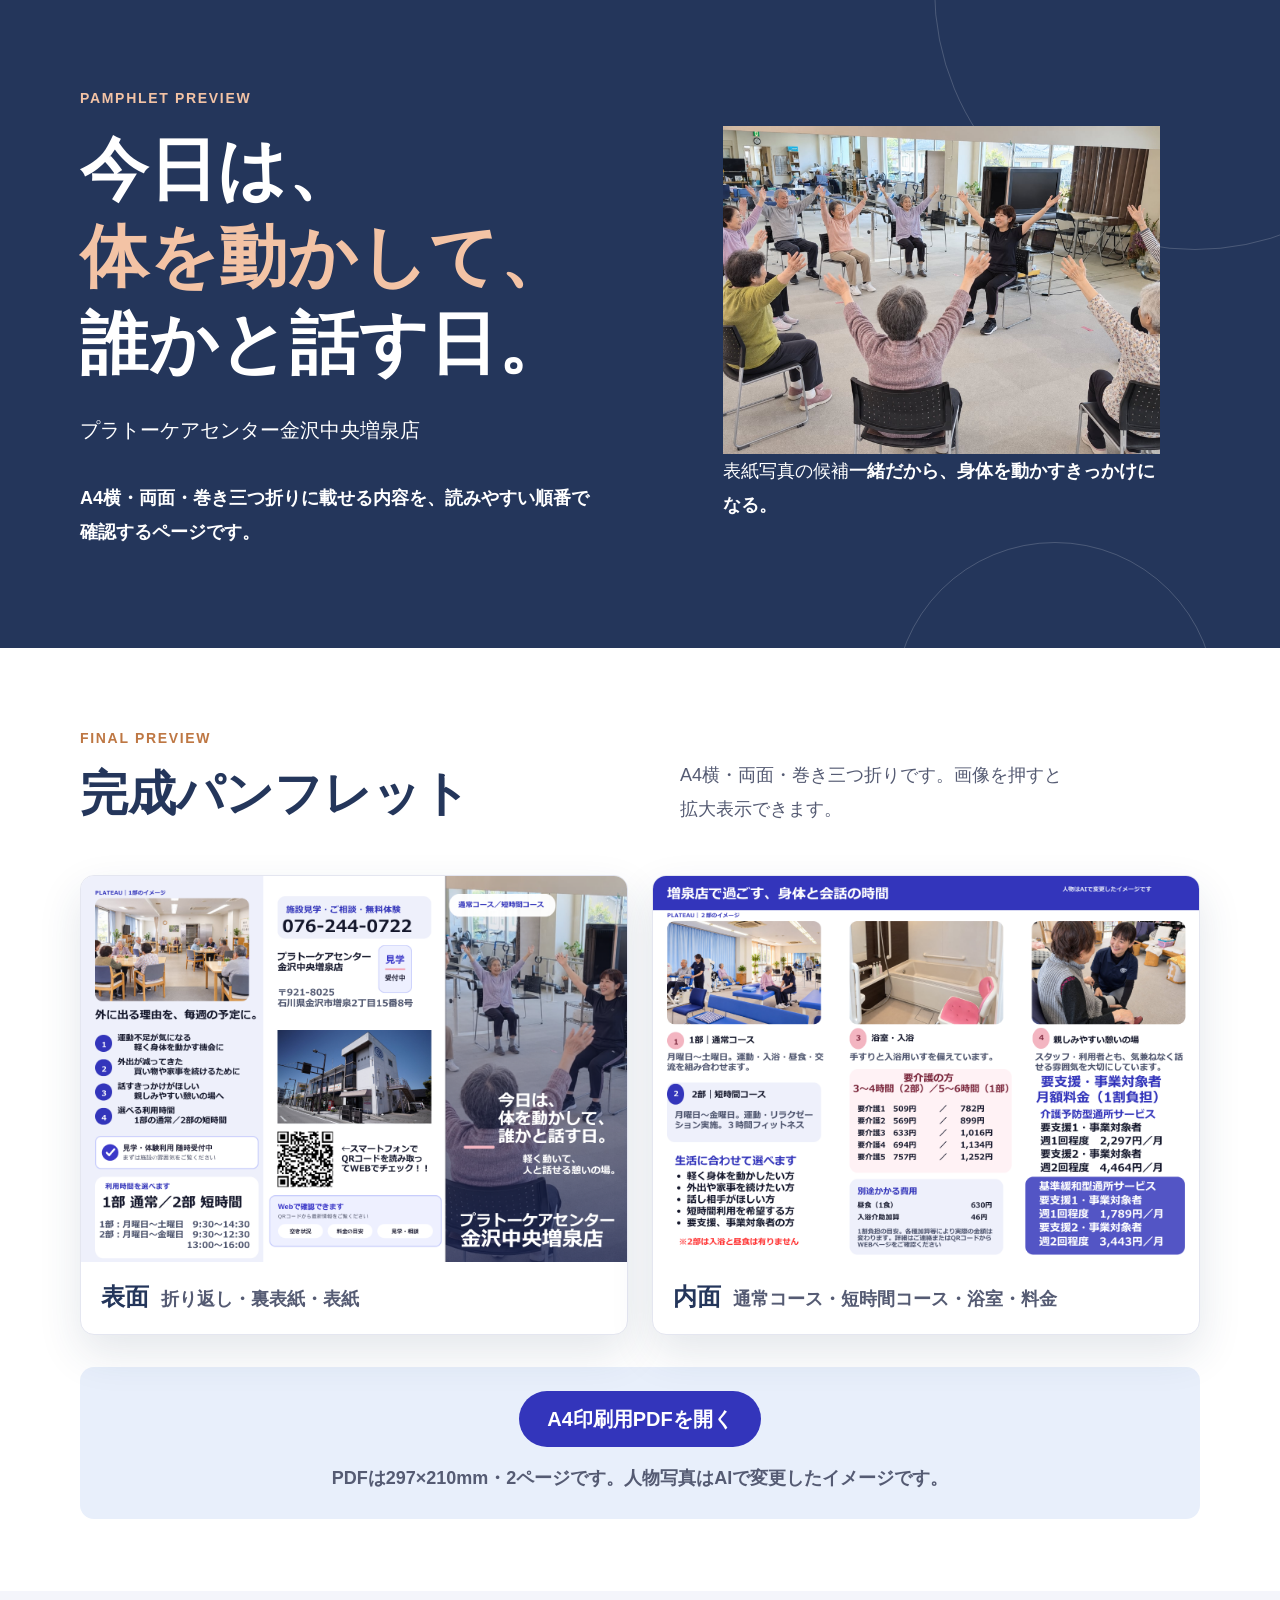
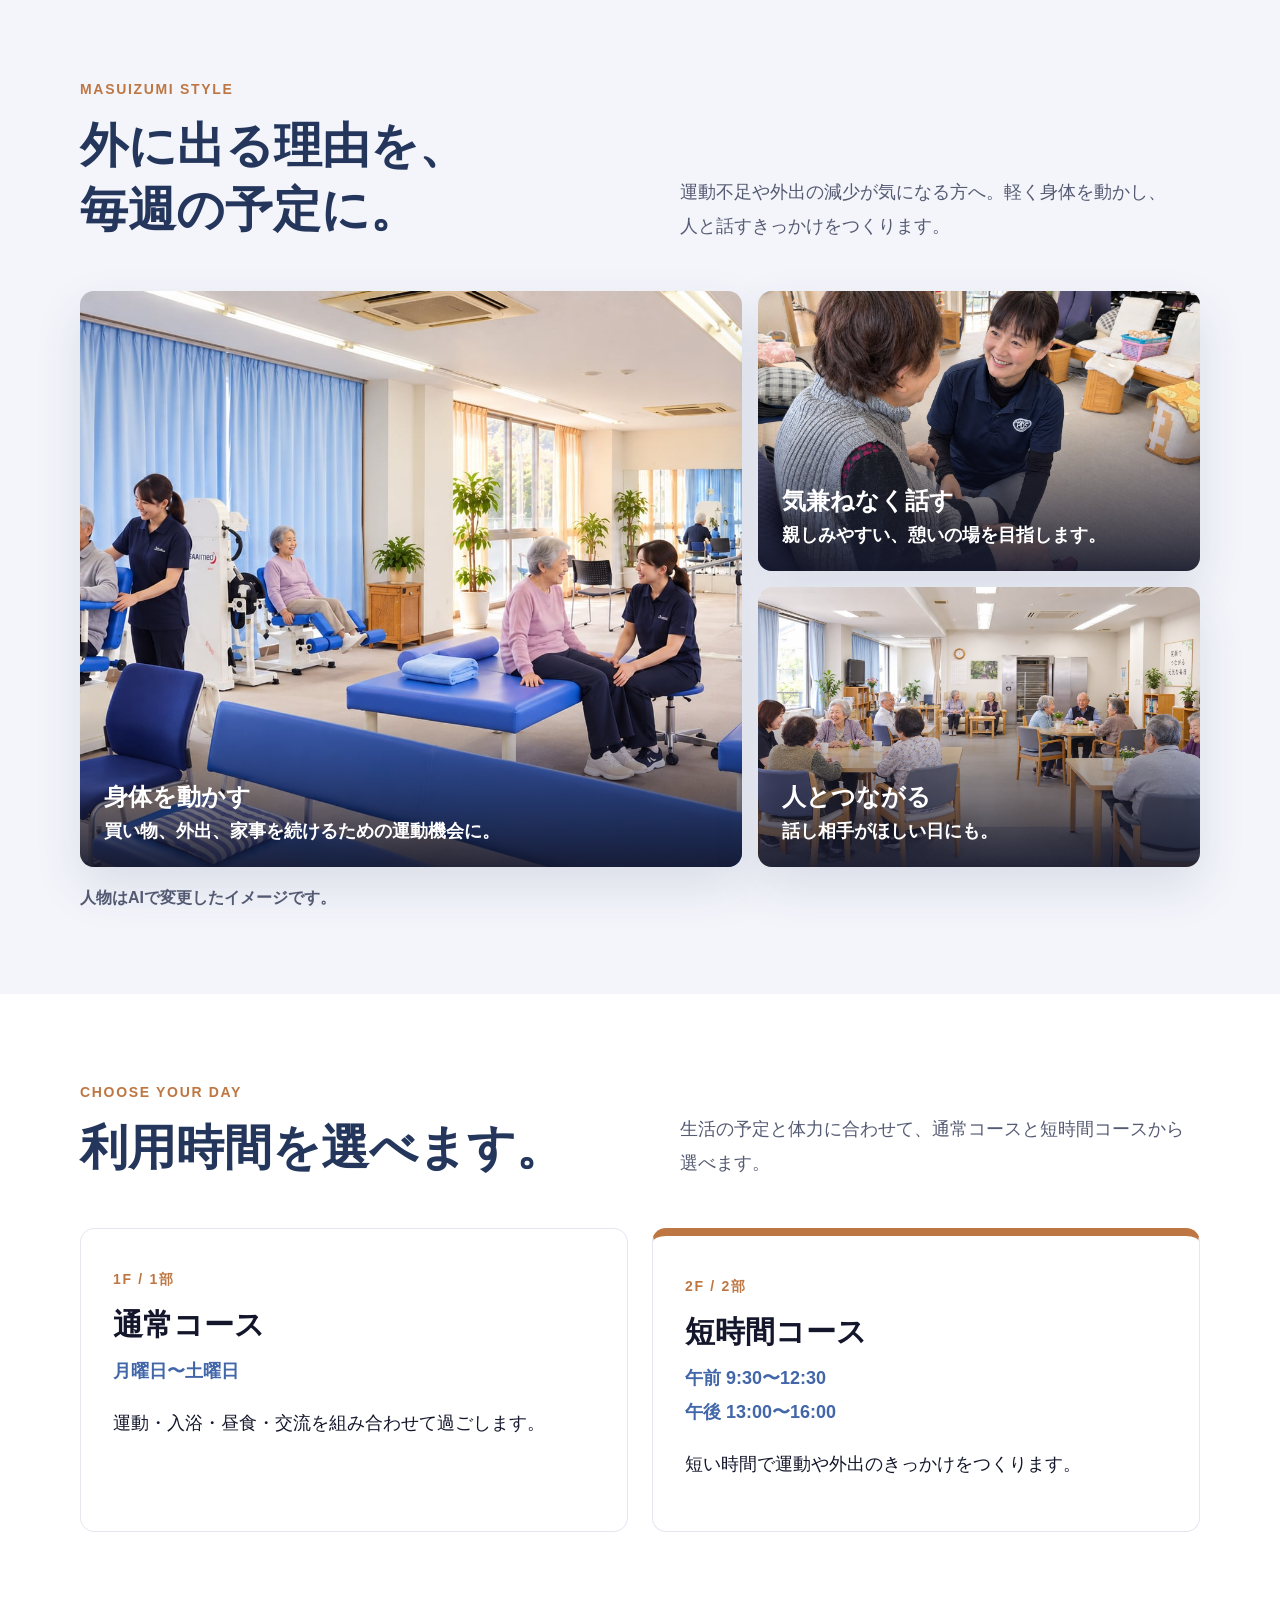
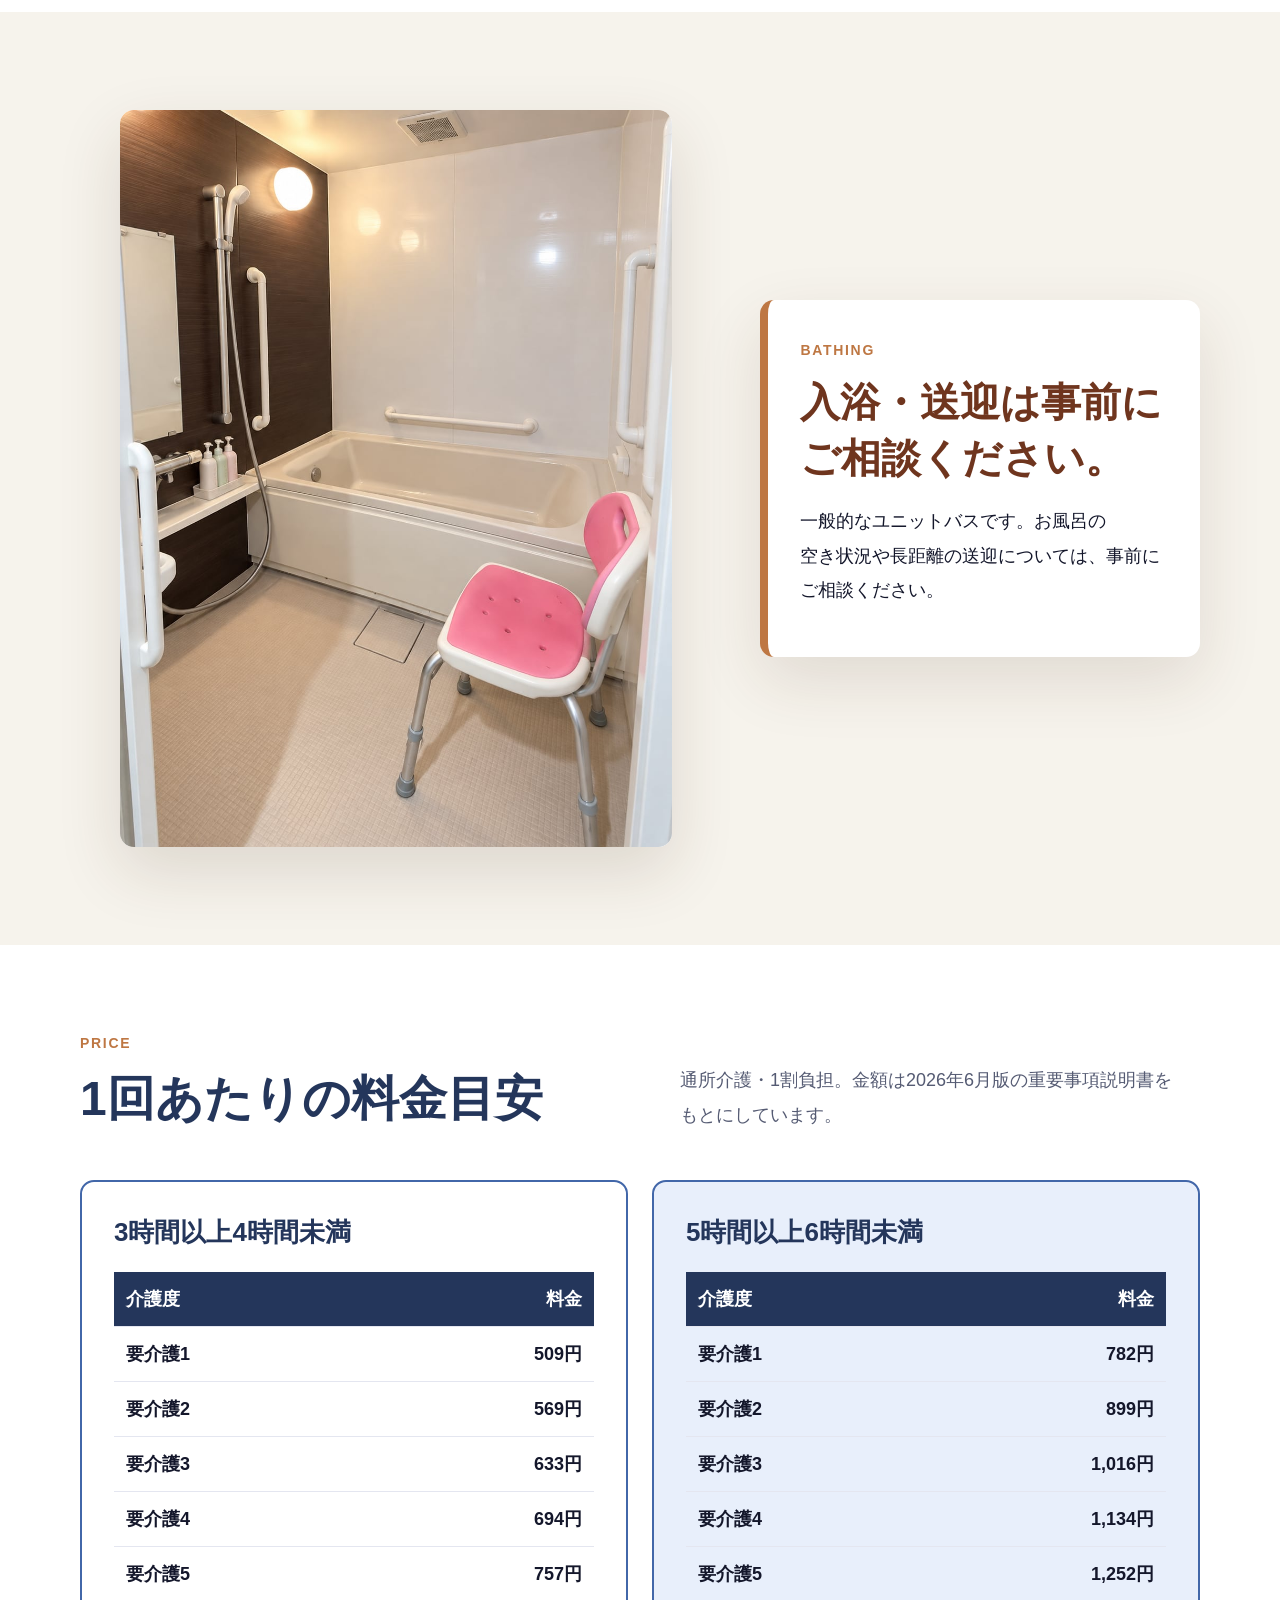
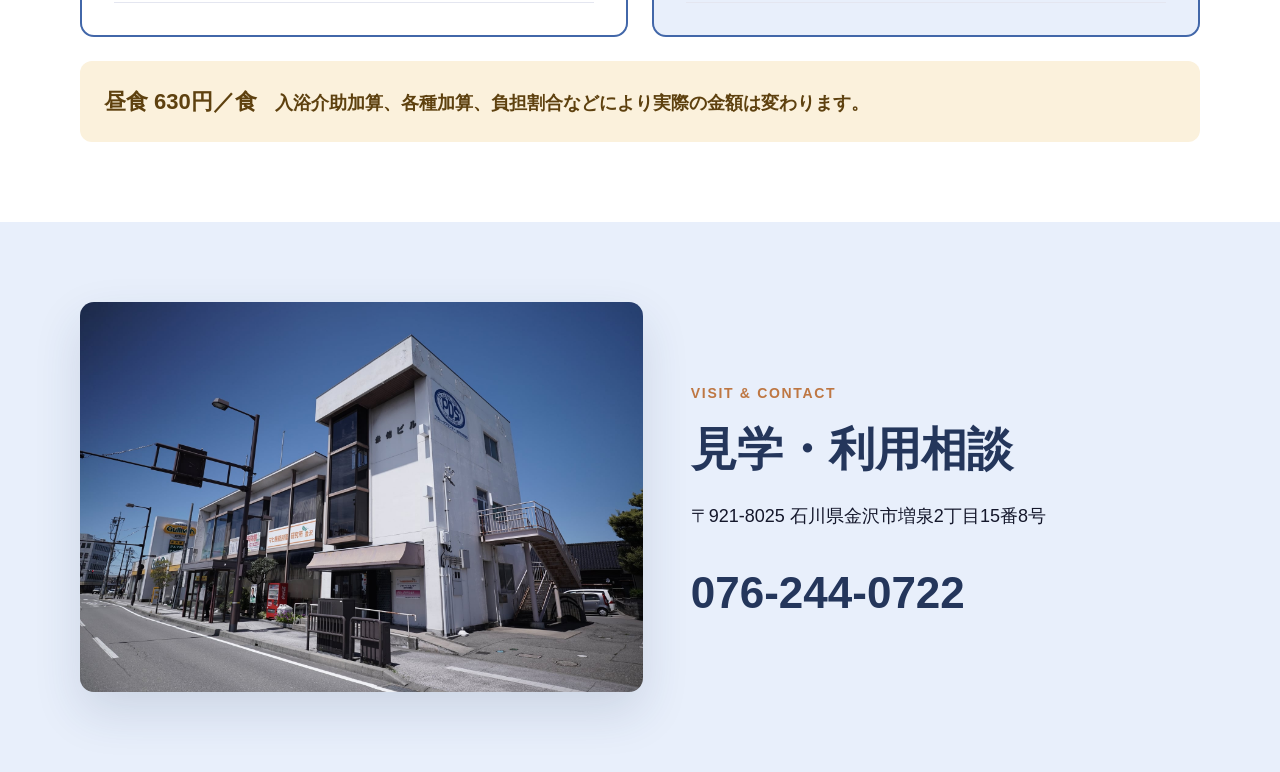
<file: pamphlet.html>
<!doctype html>
<html lang="ja">
<head>
  <meta charset="utf-8">
  <meta name="viewport" content="width=device-width,initial-scale=1">
  <meta name="robots" content="noindex,nofollow">
  <title>金沢中央増泉店｜パンフレット確認</title>
  <link rel="stylesheet" href="assets/masuizumi.css">
</head>
<body>
  <main>
    <header class="hero pamphlet-hero">
      <div class="inner hero-grid">
        <div>
          <span class="eyebrow">PAMPHLET PREVIEW</span>
          <h1>今日は、<br><span>体を動かして、</span>誰かと話す日。</h1>
          <p class="hero-lead">プラトーケアセンター金沢中央増泉店</p>
          <p class="pamphlet-note">A4横・両面・巻き三つ折りに載せる内容を、読みやすい順番で確認するページです。</p>
        </div>
        <figure class="hero-photo hero-photo--landscape">
          <img src="assets/masuizumi/group-exercise.jpg" alt="椅子に座って一緒に体操する利用風景のイメージ">
          <figcaption class="hero-photo-caption"><span class="hero-photo-label">表紙写真の候補</span><strong>一緒だから、身体を動かすきっかけになる。</strong></figcaption>
        </figure>
      </div>
    </header>

    <section class="pamphlet-final-section" aria-labelledby="pamphlet-final-title">
      <div class="inner">
        <div class="section-head">
          <div><span class="eyebrow">FINAL PREVIEW</span><h2 id="pamphlet-final-title">完成パンフレット</h2></div>
          <p>A4横・両面・巻き三つ折りです。画像を押すと拡大表示できます。</p>
        </div>
        <div class="pamphlet-sheet-grid">
          <figure class="pamphlet-sheet">
            <a href="assets/masuizumi/masuizumi-pamphlet-front.png" target="_blank" rel="noopener">
              <img src="assets/masuizumi/masuizumi-pamphlet-front.png" alt="増泉店三つ折りパンフレットの表面">
            </a>
            <figcaption><strong>表面</strong><span>折り返し・裏表紙・表紙</span></figcaption>
          </figure>
          <figure class="pamphlet-sheet">
            <a href="assets/masuizumi/masuizumi-pamphlet-inside.png" target="_blank" rel="noopener">
              <img src="assets/masuizumi/masuizumi-pamphlet-inside.png" alt="増泉店三つ折りパンフレットの内面">
            </a>
            <figcaption><strong>内面</strong><span>通常コース・短時間コース・浴室・料金</span></figcaption>
          </figure>
        </div>
        <div class="pamphlet-download-wrap">
          <a class="pamphlet-download" href="assets/masuizumi/masuizumi-pamphlet-a4.pdf" target="_blank" rel="noopener">A4印刷用PDFを開く</a>
          <p>PDFは297×210mm・2ページです。人物写真はAIで変更したイメージです。</p>
        </div>
      </div>
    </section>

    <section class="soft">
      <div class="inner">
        <div class="section-head">
          <div><span class="eyebrow">MASUIZUMI STYLE</span><h2>外に出る理由を、<br>毎週の予定に。</h2></div>
          <p>運動不足や外出の減少が気になる方へ。軽く身体を動かし、人と話すきっかけをつくります。</p>
        </div>
        <div class="life-mosaic pamphlet-life-mosaic">
          <figure class="life-photo life-photo--wide"><img src="assets/masuizumi/training-visual.jpg" alt="運動機器と交流スペースがある運動室の利用イメージ"><figcaption><strong>身体を動かす</strong><span>買い物、外出、家事を続けるための運動機会に。</span></figcaption></figure>
          <figure class="life-photo"><img src="assets/masuizumi/staff-conversation.jpg" alt="スタッフと利用者が向き合って話す様子のイメージ"><figcaption><strong>気兼ねなく話す</strong><span>親しみやすい、憩いの場を目指します。</span></figcaption></figure>
          <figure class="life-photo"><img src="assets/masuizumi/social-visual.jpg" alt="利用者同士がテーブルを囲んで話す様子のイメージ"><figcaption><strong>人とつながる</strong><span>話し相手がほしい日にも。</span></figcaption></figure>
        </div>
        <p class="image-disclaimer">人物はAIで変更したイメージです。</p>
      </div>
    </section>

    <section>
      <div class="inner">
        <div class="section-head">
          <div><span class="eyebrow">CHOOSE YOUR DAY</span><h2>利用時間を選べます。</h2></div>
          <p>生活の予定と体力に合わせて、通常コースと短時間コースから選べます。</p>
        </div>
        <div class="two-course">
          <article class="course"><span class="eyebrow">1F / 1部</span><h3>通常コース</h3><strong>月曜日〜土曜日</strong><p>運動・入浴・昼食・交流を組み合わせて過ごします。</p></article>
          <article class="course course--short"><span class="eyebrow">2F / 2部</span><h3>短時間コース</h3><strong>午前 9:30〜12:30<br>午後 13:00〜16:00</strong><p>短い時間で運動や外出のきっかけをつくります。</p></article>
        </div>
      </div>
    </section>

    <section class="steam">
      <div class="inner bath-layout">
        <figure><div class="bath-visual bath-visual--portrait"><img src="assets/masuizumi/bath-updated.jpg" alt="浴槽、手すり、入浴用いすを備えた増泉店の浴室"></div></figure>
        <div class="bath-copy">
          <span class="eyebrow">BATHING</span>
          <h2>入浴・送迎は事前にご相談ください。</h2>
          <p>一般的なユニットバスです。お風呂の空き状況や長距離の送迎については、事前にご相談ください。</p>
        </div>
      </div>
    </section>

    <section class="pamphlet-price-section">
      <div class="inner">
        <div class="section-head">
          <div><span class="eyebrow">PRICE</span><h2>1回あたりの料金目安</h2></div>
          <p>通所介護・1割負担。金額は2026年6月版の重要事項説明書をもとにしています。</p>
        </div>
        <div class="pamphlet-price-grid">
          <article class="price-card">
            <h3>3時間以上4時間未満</h3>
            <table aria-label="3時間以上4時間未満の料金"><thead><tr><th>介護度</th><th>料金</th></tr></thead><tbody><tr><td>要介護1</td><td>509円</td></tr><tr><td>要介護2</td><td>569円</td></tr><tr><td>要介護3</td><td>633円</td></tr><tr><td>要介護4</td><td>694円</td></tr><tr><td>要介護5</td><td>757円</td></tr></tbody></table>
          </article>
          <article class="price-card price-card--primary">
            <h3>5時間以上6時間未満</h3>
            <table aria-label="5時間以上6時間未満の料金"><thead><tr><th>介護度</th><th>料金</th></tr></thead><tbody><tr><td>要介護1</td><td>782円</td></tr><tr><td>要介護2</td><td>899円</td></tr><tr><td>要介護3</td><td>1,016円</td></tr><tr><td>要介護4</td><td>1,134円</td></tr><tr><td>要介護5</td><td>1,252円</td></tr></tbody></table>
          </article>
        </div>
        <p class="price-footnote"><strong>昼食 630円／食</strong>　入浴介助加算、各種加算、負担割合などにより実際の金額は変わります。</p>
      </div>
    </section>

    <section class="visit-section">
      <div class="inner visit-layout">
        <figure class="visit-photo"><img src="assets/masuizumi/exterior-updated.jpg" alt="増泉店が入る建物の外観"></figure>
        <div><span class="eyebrow">VISIT &amp; CONTACT</span><h2>見学・利用相談</h2><p>〒921-8025 石川県金沢市増泉2丁目15番8号</p><a class="phone phone--dark" href="tel:0762440722">076-244-0722</a></div>
      </div>
    </section>
  </main>
</body>
</html>
</file>
<file: assets/masuizumi.css>
@import url("futakuchi.css");
:root{--futakuchi-ink:#24365b;--futakuchi-deep:#24365b;--futakuchi-teal:#4267a9;--futakuchi-mint:#e8effb;--futakuchi-steam:#f6f3ec;--futakuchi-warm:#be7743;--futakuchi-warm-soft:#f6e7da}
.two-course{display:grid;grid-template-columns:1fr 1fr;gap:24px}.course{padding:32px;border-radius:14px;background:#fff;border:1px solid var(--pds-border)}.course--short{border-top:8px solid var(--futakuchi-warm)}.course h3{font:900 30px/1.4 var(--pds-font-ui);margin:8px 0}.course strong{color:var(--futakuchi-teal)}
.hero-photo--landscape{aspect-ratio:4/3}
.hero-photo--landscape img{object-position:center}
.hero .hero-caremanager-link{background:transparent;color:#fff;border-color:rgba(255,255,255,.8)}
.hero .hero-caremanager-link:hover,.hero .hero-caremanager-link:focus-visible{background:#fff;color:var(--futakuchi-deep)}

.masuizumi-life{background:#fff}
.life-mosaic{display:grid;grid-template-columns:1.2fr .8fr;grid-template-rows:repeat(2,280px);gap:16px}
.life-photo{position:relative;margin:0;border-radius:14px;overflow:hidden;background:var(--pds-bg);box-shadow:0 20px 48px rgba(36,54,91,.12)}
.life-photo--wide{grid-row:1/3}
.life-photo img{object-position:center}
.life-photo figcaption{position:absolute;inset:auto 0 0;padding:72px 24px 20px;background:linear-gradient(transparent,rgba(20,23,43,.9));color:#fff;display:grid;gap:4px}
.life-photo figcaption strong{font:900 24px/1.4 var(--pds-font-ui)}
.life-photo figcaption span{font-weight:700;line-height:1.65}
.image-disclaimer{margin:16px 0 0;color:var(--pds-text-sub);font-size:16px;font-weight:700}

.bath-visual--portrait img{object-position:center 48%}
.visit-section{background:var(--futakuchi-mint)}
.visit-section--compact{padding-block:64px}
.visit-layout{display:grid;grid-template-columns:1.05fr .95fr;gap:48px;align-items:center}
.visit-photo{height:390px;margin:0;border-radius:14px;overflow:hidden;box-shadow:0 20px 48px rgba(36,54,91,.14)}
.visit-photo img{object-position:center 52%}
.visit-layout h2{font:900 clamp(32px,4vw,46px)/1.4 var(--pds-font-ui);margin:8px 0 16px;color:var(--futakuchi-ink)}
.phone--dark{display:inline-block;margin-top:16px;color:var(--futakuchi-ink)}

.practical-hero-grid{display:grid;grid-template-columns:1.05fr .95fr;gap:40px;align-items:center}
.practical-hero-grid>*{min-width:0}
.practical-hero-photo{height:360px;margin:0;border-radius:14px;overflow:hidden;position:relative;box-shadow:0 20px 48px rgba(36,54,91,.14)}
.practical-hero-photo img{object-position:center}
.practical-hero-photo figcaption{position:absolute;right:16px;bottom:16px;padding:8px 12px;border-radius:8px;background:rgba(20,23,43,.82);color:#fff;font-size:16px;font-weight:700}
.practical-hero-grid .quick-facts{grid-column:1/-1;margin-top:0}
.facility-photo-grid--masuizumi .facility-photo:first-child img{object-position:center}
.facility-photo-grid--masuizumi .facility-photo:nth-child(2) img{object-position:center 35%}
.facility-photo-grid--masuizumi .facility-photo:nth-child(3) img{object-position:center 56%}

.pamphlet-note{max-width:620px;color:#fff;font-weight:700}
.pamphlet-final-section{background:#fff;padding-block:72px}
.pamphlet-sheet-grid{display:grid;grid-template-columns:1fr 1fr;gap:24px}
.pamphlet-sheet{margin:0;border:1px solid var(--pds-border);border-radius:14px;overflow:hidden;background:#fff;box-shadow:0 18px 44px rgba(36,54,91,.12)}
.pamphlet-sheet a{display:block;background:#eef1f8}
.pamphlet-sheet img{display:block;width:100%;height:auto}
.pamphlet-sheet figcaption{display:flex;align-items:baseline;gap:12px;padding:18px 20px;color:var(--futakuchi-ink)}
.pamphlet-sheet figcaption strong{font:900 24px/1.4 var(--pds-font-ui)}
.pamphlet-sheet figcaption span{font-weight:700;color:var(--pds-text-sub)}
.pamphlet-download-wrap{margin-top:32px;padding:24px;border-radius:14px;background:var(--futakuchi-mint);text-align:center}
.pamphlet-download{display:inline-flex;align-items:center;justify-content:center;min-height:56px;padding:12px 28px;border-radius:999px;background:#3335bb;color:#fff;font:900 20px/1.4 var(--pds-font-ui);text-decoration:none}
.pamphlet-download-wrap p{margin:14px 0 0;font-weight:700;color:var(--pds-text-sub)}
.pamphlet-price-section{background:#fff}
.pamphlet-price-grid{display:grid;grid-template-columns:1fr 1fr;gap:24px}
.price-card{padding:32px;border:2px solid var(--futakuchi-teal);border-radius:14px;background:#fff}
.price-card--primary{background:var(--futakuchi-mint)}
.price-card h3{margin:0 0 20px;font:900 26px/1.45 var(--pds-font-ui);color:var(--futakuchi-ink)}
.price-card table{width:100%;border-collapse:collapse;font-variant-numeric:tabular-nums}
.price-card th,.price-card td{padding:10px 12px;border-bottom:1px solid var(--pds-border);text-align:left;font-weight:700}
.price-card th:last-child,.price-card td:last-child{text-align:right;font-weight:900}
.price-card thead th{background:var(--futakuchi-deep);color:#fff}
.price-footnote{margin:24px 0 0;padding:20px 24px;border-radius:12px;background:var(--pds-warning-bg);color:#5e410f;font-weight:700}
.price-footnote strong{font-size:22px}

@media(max-width:900px){
  .life-mosaic{grid-template-columns:1fr 1fr;grid-template-rows:420px 320px}
  .life-photo--wide{grid-column:1/-1;grid-row:auto}
  .visit-layout,.practical-hero-grid{grid-template-columns:1fr}
  .practical-hero-photo{height:440px}
  .practical-hero-grid .quick-facts{grid-column:auto}
}

@media(max-width:620px){
  .two-course{grid-template-columns:1fr}
  .course{padding:24px}
  .life-mosaic{grid-template-columns:1fr;grid-template-rows:none}
  .life-photo,.life-photo--wide{height:300px;grid-column:auto}
  .life-photo figcaption{padding:64px 20px 18px}
  .life-photo figcaption strong{font-size:22px}
  .visit-photo,.practical-hero-photo{height:280px}
  .visit-layout{gap:28px}
  .facility-photo-grid--masuizumi .facility-photo{height:300px}
  .pamphlet-final-section{padding-block:48px}
  .pamphlet-sheet-grid{grid-template-columns:1fr}
  .pamphlet-sheet figcaption{align-items:flex-start;flex-direction:column;gap:2px}
  .pamphlet-price-grid{grid-template-columns:1fr}
  .price-card{padding:24px}
  #codes{scroll-margin-top:80px}
  #codes .availability-wrap{overflow:visible}
  #codes .acceptance-table,#codes .acceptance-table tbody,#codes .acceptance-table tr,#codes .acceptance-table td{display:block;width:100%}
  #codes .acceptance-table thead{display:none}
  #codes .acceptance-table tr{margin-bottom:12px;overflow:hidden;border:1px solid var(--pds-border);border-radius:12px;background:#fff}
  #codes .acceptance-table td{display:grid;grid-template-columns:120px minmax(0,1fr);gap:12px;padding:12px 14px;border:0;border-bottom:1px solid var(--pds-border)}
  #codes .acceptance-table td:nth-child(2){width:100%;font-weight:400}
  #codes .acceptance-table td::before{color:var(--pds-primary);font-weight:900;white-space:nowrap}
  #codes .acceptance-table td:nth-child(1)::before{content:"区分"}
  #codes .acceptance-table td:nth-child(2)::before{content:"内容"}
  #codes .acceptance-table td:nth-child(3)::before{content:"サービスコード"}
  #codes .acceptance-table tr:last-child td:not(:last-child){border-bottom:1px solid var(--pds-border)}
}
</file>
<file: mobile-review.css>
/* Smartphone-only corrections; desktop and printed page layout stay unchanged. */
.pds-mobile-call{display:none}
@media screen and (max-width:640px){
  html{scroll-padding-bottom:calc(112px + env(safe-area-inset-bottom,0px))}
  h1,h2,h3,p,li,dt,dd,th,td,label{word-break:auto-phrase;overflow-wrap:normal;line-break:strict}
  h1,h2,h3{text-wrap:balance}
  .pds-phrase,.pds-number,.pds-word{display:inline-block;text-indent:0;max-width:100%;vertical-align:baseline}
  .pds-number{white-space:nowrap}
  a[href^="tel:"]{word-break:normal}
  .phone{font-size:clamp(24px,7.4vw,32px)!important;white-space:nowrap}
  .inner,.card,.sim-panel,.sim-form,.result-panel,.sim-result,.form-grid>*,.hero-copy{min-width:0}
  select{min-width:0;max-width:100%}
  .btn,.button,button{max-width:100%;height:auto;line-height:1.5;word-break:auto-phrase;overflow-wrap:normal;text-wrap:balance}
  .availability-table{width:100%!important;min-width:0!important;table-layout:fixed}
  .availability-table th,.availability-table td{padding:12px 8px!important;overflow-wrap:normal}
  .availability-table th:first-child,.availability-table td:first-child{width:48px!important}
  .availability-table th:not(:first-child){width:auto!important}
  .availability-table .status,.availability-table .badge{max-width:100%;min-width:0;padding-left:4px;padding-right:4px}
  .pds-stack-table{width:100%!important;min-width:0!important;border:0!important}
  .pds-stack-table thead{position:absolute;width:1px;height:1px;overflow:hidden;clip-path:inset(50%)}
  .pds-stack-table tbody,.pds-stack-table tr{display:block;width:100%}
  .pds-stack-table tbody tr{margin-bottom:16px;border:1px solid var(--line,#ddd);border-radius:8px;overflow:hidden}
  .pds-stack-table tbody td{display:grid!important;grid-template-columns:minmax(72px,.65fr) minmax(0,1fr);gap:8px;width:100%!important;padding:12px 8px!important;text-align:left!important;border-width:0 0 1px!important;white-space:normal}
  .pds-stack-table tbody td::before{content:attr(data-mobile-label);font-weight:700;word-break:auto-phrase}
  .pds-call-page{padding-bottom:calc(104px + env(safe-area-inset-bottom,0px))!important}
  .pds-mobile-call{display:block;position:fixed;z-index:50;left:0;right:0;bottom:0;padding:8px 16px calc(8px + env(safe-area-inset-bottom,0px));background:rgba(255,255,255,.97);border-top:1px solid var(--line,#ddd)}
  .pds-mobile-call a{display:flex;flex-direction:column;align-items:center;justify-content:center;min-height:64px;gap:0;padding:8px 16px;border-radius:8px;background:var(--pds-call-color,#3335BB);color:#fff;text-decoration:none;font:700 18px/1.4 "Noto Sans JP","Hiragino Sans",sans-serif;white-space:nowrap}
  .pds-mobile-call strong{font-size:24px;line-height:1.3;font-variant-numeric:tabular-nums}
  .pds-mobile-call a:focus-visible{outline:3px solid #14172b;outline-offset:2px}
  .mobile-actions{padding-bottom:calc(10px + env(safe-area-inset-bottom,0px))}
}
@media print{.pds-mobile-call{display:none!important}}



@media screen and (max-width:640px){.pds-phrase br{display:none}}

@media screen and (max-width:640px){
 h1:has(.pds-phrase){font-size:28px!important}
 h2:has(.pds-phrase){font-size:26px!important}
 h3:has(.pds-phrase){font-size:20px!important}
 .pds-phrase{white-space:nowrap;max-width:none}
 .pds-stack-table thead th{display:none}
}
@media screen and (min-width:360px) and (max-width:640px){h1:has(.pds-phrase){font-size:32px!important}}

@media screen and (max-width:640px){
 .pds-phrase,.pds-number,.pds-word{display:inline-block!important;font:inherit!important;color:inherit!important;letter-spacing:inherit!important;text-transform:inherit!important;margin:0!important;padding:0!important;border:0!important;border-radius:0!important;background:none!important;box-shadow:none!important;min-width:0!important;min-height:0!important;width:auto!important;height:auto!important}
}

@media screen and (max-width:640px){.pds-phrase>strong,.pds-phrase>em{display:inline!important}h1:has(.pds-phrase) strong:empty,h2:has(.pds-phrase) strong:empty{display:none!important}}

.pds-cell-value{display:contents}
@media screen and (max-width:640px){.pds-cell-value{display:block;min-width:0}}

.pds-label-text{display:contents}
@media screen and (max-width:640px){
 .pds-label-text{display:block;min-width:0;flex:1}
 .total{font-size:32px!important;line-height:1.4}
 .field select,select{appearance:none;-webkit-appearance:none;width:100%;max-width:100%;min-width:0;min-height:48px;padding-right:32px;background-image:url("data:image/svg+xml,%3Csvg xmlns='http://www.w3.org/2000/svg' width='16' height='16' viewBox='0 0 16 16'%3E%3Cpath d='M4 6l4 4 4-4' fill='none' stroke='%23555B73' stroke-width='2'/%3E%3C/svg%3E");background-position:right 8px center;background-repeat:no-repeat;box-sizing:border-box}
 .fact-table th{width:112px!important;padding-left:8px!important;padding-right:8px!important}
 .fact-table td{padding-left:8px!important;padding-right:8px!important}
}

@media screen and (max-width:640px){.pds-word{white-space:nowrap}}

@media screen and (max-width:640px){select{overflow:hidden;text-overflow:ellipsis}}

.pds-flow-text{display:contents}
@media screen and (max-width:640px){
 .pds-flow-text{display:block!important;min-width:0!important;font:inherit!important;color:inherit!important;padding:0!important;margin:0!important;white-space:normal}
 .availability-table th:first-child,.availability-table td:first-child{width:56px!important}
}

@media screen and (max-width:640px){.code-table td{grid-template-columns:1fr!important;gap:4px!important}.code-table td::before{white-space:normal!important}}

@media screen and (max-width:640px){#codes td{grid-template-columns:1fr!important;gap:4px!important}#codes td::before{white-space:normal!important}}
</file>
